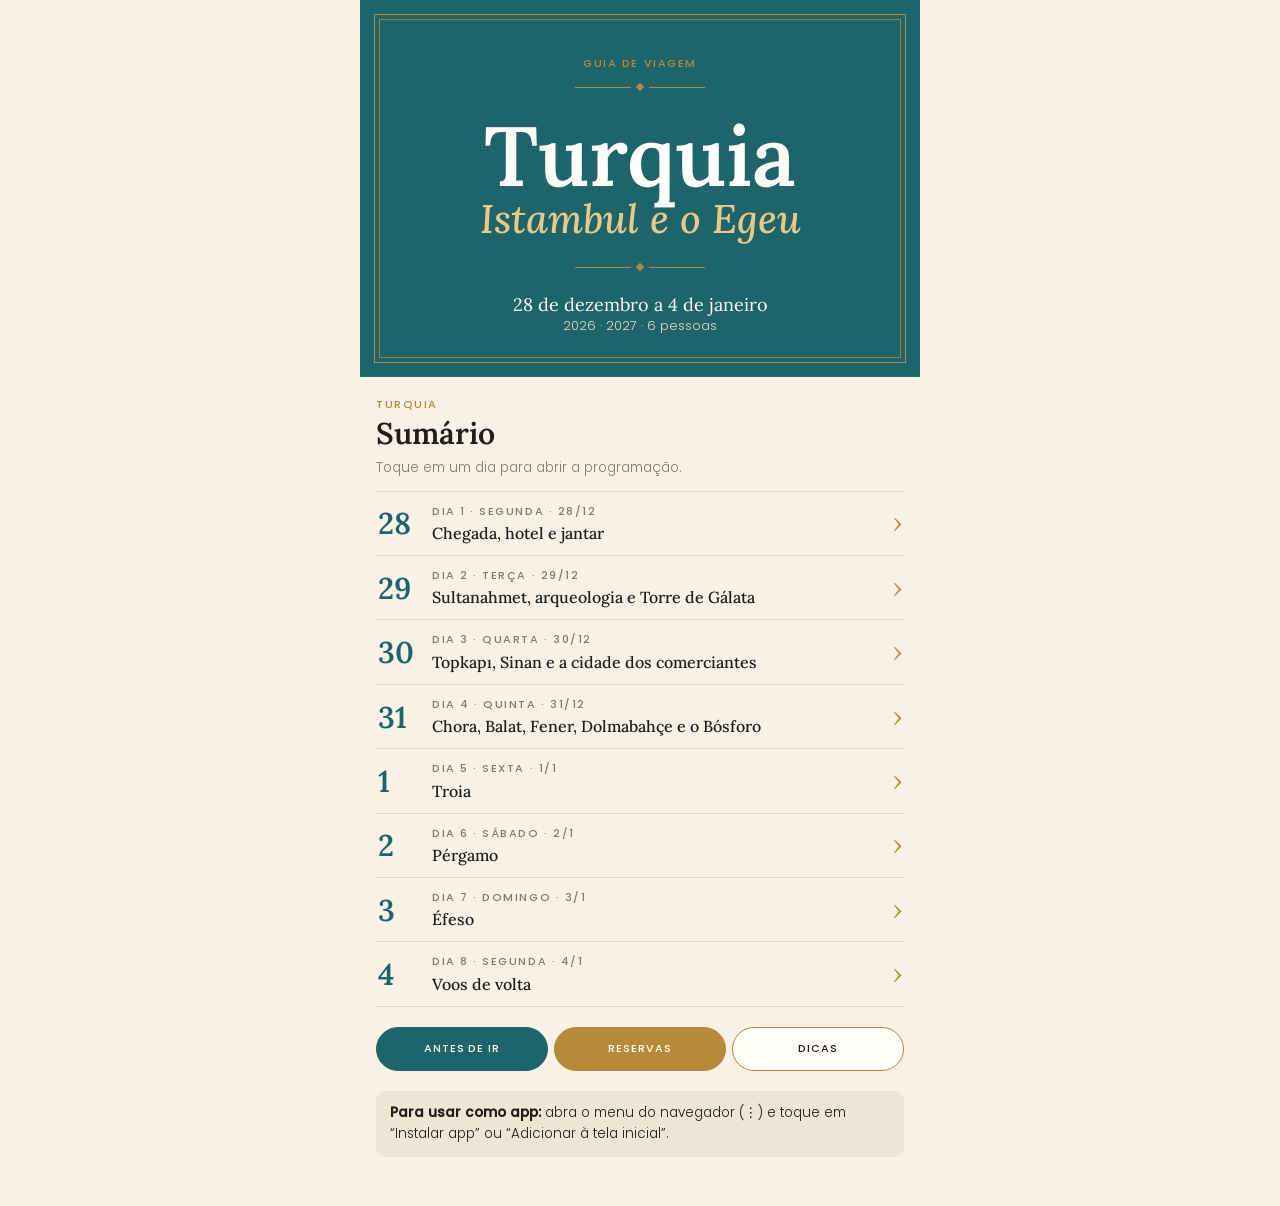
<file: index.html>
<!doctype html>
<html lang="pt-BR">
<head>
<meta charset="utf-8">
<meta name="viewport" content="width=device-width, initial-scale=1, viewport-fit=cover">
<title>Turquia</title>
<meta name="description" content="Roteiro histórico e arqueológico · 28 de dezembro de 2026 a 4 de janeiro de 2027">
<meta name="theme-color" content="#1E646B">
<meta name="color-scheme" content="light">
<meta name="apple-mobile-web-app-capable" content="yes">
<meta name="mobile-web-app-capable" content="yes">
<meta name="apple-mobile-web-app-status-bar-style" content="black-translucent">
<meta name="apple-mobile-web-app-title" content="Turquia">
<link rel="manifest" href="manifest.webmanifest">
<link rel="icon" href="icons/icon-192.png">
<link rel="apple-touch-icon" href="icons/apple-touch-icon.png">
<link rel="stylesheet" href="app.css">
</head>
<body>
<div class="topbar"><button id="voltar" aria-label="Voltar">‹</button><span id="titulo">Turquia</span><a id="casa" href="#inicio" aria-label="Sumário">☰</a></div>
<main>
<section class="pg home" id="p-inicio" data-title="Turquia">
<div class="cover">
  <div class="kick gold">Guia de viagem</div>
  <div class="orn"></div>
  <h1 class="roma">Turquia</h1>
  <div class="amore">Istambul e o Egeu</div>
  <div class="orn"></div>
  <div class="sub">28 de dezembro a 4 de janeiro</div>
  <div class="grp">2026 · 2027 · 6 pessoas</div>
</div>
<a id="hoje" class="btn gold big" href="#" hidden></a>
<div class="wrap">
  <div class="kick">Turquia</div>
  <h2 class="h">Sumário</h2>
  <p class="muted small">Toque em um dia para abrir a programação.</p>
  <nav class="days"><a class="dayrow" href="#dia1"><span class="num">28</span><span class="txt"><span class="kick muted">Dia 1 · Segunda · 28/12</span><span class="tt">Chegada, hotel e jantar</span></span><span class="chev">›</span></a><a class="dayrow" href="#dia2"><span class="num">29</span><span class="txt"><span class="kick muted">Dia 2 · Terça · 29/12</span><span class="tt">Sultanahmet, arqueologia e Torre de Gálata</span></span><span class="chev">›</span></a><a class="dayrow" href="#dia3"><span class="num">30</span><span class="txt"><span class="kick muted">Dia 3 · Quarta · 30/12</span><span class="tt">Topkapı, Sinan e a cidade dos comerciantes</span></span><span class="chev">›</span></a><a class="dayrow" href="#dia4"><span class="num">31</span><span class="txt"><span class="kick muted">Dia 4 · Quinta · 31/12</span><span class="tt">Chora, Balat, Fener, Dolmabahçe e o Bósforo</span></span><span class="chev">›</span></a><a class="dayrow" href="#dia5"><span class="num">1</span><span class="txt"><span class="kick muted">Dia 5 · Sexta · 1/1</span><span class="tt">Troia</span></span><span class="chev">›</span></a><a class="dayrow" href="#dia6"><span class="num">2</span><span class="txt"><span class="kick muted">Dia 6 · Sábado · 2/1</span><span class="tt">Pérgamo</span></span><span class="chev">›</span></a><a class="dayrow" href="#dia7"><span class="num">3</span><span class="txt"><span class="kick muted">Dia 7 · Domingo · 3/1</span><span class="tt">Éfeso</span></span><span class="chev">›</span></a><a class="dayrow" href="#dia8"><span class="num">4</span><span class="txt"><span class="kick muted">Dia 8 · Segunda · 4/1</span><span class="tt">Voos de volta</span></span><span class="chev">›</span></a></nav>
  <div class="btn3"><a class="btn" href="#checklist">Antes de ir</a><a class="btn gold" href="#reservas">Reservas</a><a class="btn line" href="#dicas">Dicas</a></div>
  <p id="instalar" class="tip" hidden></p>
</div>
<script>window.DATAS = {"dia1": "2026-12-28", "dia2": "2026-12-29", "dia3": "2026-12-30", "dia4": "2026-12-31", "dia5": "2027-01-01", "dia6": "2027-01-02", "dia7": "2027-01-03", "dia8": "2027-01-04"};</script></section><section class="pg " id="p-checklist" data-title="Antes de ir"><div class="wrap"><div class="kick">Preparativos</div><h2 class="h">Antes de ir</h2><hr><p class="muted small">Marque o que já foi feito: fica salvo neste celular.</p><div class="band">Reservar agora</div><label class="chk"><input type="checkbox" data-k="tq-e7ee19ba72"><span>Transfer do aeroporto de Istambul em 28/12. <a class="more" href="#dia1">Ver dia ›</a></span></label><label class="chk"><input type="checkbox" data-k="tq-eb213ac827"><span>Ingressos de Santa Sofia, Cisterna da Basílica e Topkapı com Harém. <a class="more" href="#dia2">Ver dia ›</a></span></label><label class="chk"><input type="checkbox" data-k="tq-3a0aee8cdd"><span>Torre de Gálata em 29/12, por volta das 17h, e jantar no Hamdi em 30/12, às 19h (ou manter 19h30 se já reservado). <a class="more" href="#dia2">Ver dia ›</a></span></label><label class="chk"><input type="checkbox" data-k="tq-4380e51d4d"><span>Ingressos de Dolmabahçe (Selamlık e Harém) para 31/12, às 14h. <a class="more" href="#dia4">Ver dia ›</a></span></label><label class="chk"><input type="checkbox" data-k="tq-6e724bd06b"><span>Barco privado em 31/12, das 16h15 às 17h30, de Beşiktaş a Karaköy. <a class="more" href="#dia4">Ver dia ›</a></span></label><label class="chk"><input type="checkbox" data-k="tq-88f2e18c43"><span>Jantar de réveillon. <a class="more" href="#dia4">Ver dia ›</a></span></label><label class="chk"><input type="checkbox" data-k="tq-b2547f40c0"><span>Van de 1 a 4/1: com motorista ou não, e taxa de devolução em Izmir. <a class="more" href="#dia5">Ver dia ›</a></span></label><label class="chk"><input type="checkbox" data-k="tq-33b403ce6c"><span>Hotel em Assos aberto em janeiro. <a class="more" href="#dia5">Ver dia ›</a></span></label><label class="chk"><input type="checkbox" data-k="tq-4f0dcd2a72"><span>Guias para Santa Sofia e Chora, e para Éfeso. <a class="more" href="#dia2">Ver dia ›</a></span></label><label class="chk"><input type="checkbox" data-k="tq-dac260f676"><span>Voos de 4/1 saindo de Izmir. <a class="more" href="#dia8">Ver dia ›</a></span></label><div class="band">Confirmar de 7 a 14 dias antes</div><label class="chk"><input type="checkbox" data-k="tq-5c8cae46bb"><span>Horário de inverno dos Museus Arqueológicos e situação do Museu do Antigo Oriente. <a class="more" href="#dia2">Ver dia ›</a></span></label><label class="chk"><input type="checkbox" data-k="tq-f91b8900f4"><span>Horários, ingresso e condições de visita à Torre de Gálata em 29/12. <a class="more" href="#dia2">Ver dia ›</a></span></label><label class="chk"><input type="checkbox" data-k="tq-e10eaecc76"><span>Troia aberta em 1/1. <a class="more" href="#dia5">Ver dia ›</a></span></label><label class="chk"><input type="checkbox" data-k="tq-1b02a1004e"><span>Teleférico de Pérgamo funcionando. <a class="more" href="#dia6">Ver dia ›</a></span></label><label class="chk"><input type="checkbox" data-k="tq-3707630509"><span>Obras em Éfeso. <a class="more" href="#dia7">Ver dia ›</a></span></label><label class="chk"><input type="checkbox" data-k="tq-5bc855a073"><span>Abertura da Casa da Virgem Maria às 8h, horário de inverno do Museu de Éfeso e restaurante em Şirince para 3/1. <a class="more" href="#dia7">Ver dia ›</a></span></label><label class="chk"><input type="checkbox" data-k="tq-c6853cb225"><span>Museum Pass Türkiye: o que cobre e o preço atual.</span></label></div></section><section class="pg " id="p-reservas" data-title="Reservas"><div class="wrap"><div class="kick">Reservas e ingressos</div><h2 class="h">Reservas e ingressos</h2><p class="muted small">Toque em um item para abrir o dia.</p><hr><a class="res" href="#dia1"><div class="rtop"><span class="rdate">28/12</span><span class="pill wine">A reservar</span></div><div class="rtt">Transfer do aeroporto de Istambul em 28/12.</div><span class="chev">›</span></a><a class="res" href="#dia2"><div class="rtop"><span class="rdate">29–30/12</span><span class="pill wine">A reservar</span></div><div class="rtt">Ingressos de Santa Sofia, Cisterna da Basílica e Topkapı com Harém.</div><span class="chev">›</span></a><a class="res" href="#dia2"><div class="rtop"><span class="rdate">29–30/12</span><span class="pill wine">A reservar</span></div><div class="rtt">Torre de Gálata em 29/12, por volta das 17h, e jantar no Hamdi em 30/12, às 19h (ou manter 19h30 se já reservado).</div><span class="chev">›</span></a><a class="res" href="#dia4"><div class="rtop"><span class="rdate">31/12</span><span class="pill wine">A reservar</span></div><div class="rtt">Ingressos de Dolmabahçe (Selamlık e Harém) para 31/12, às 14h.</div><span class="chev">›</span></a><a class="res" href="#dia4"><div class="rtop"><span class="rdate">31/12</span><span class="pill wine">A reservar</span></div><div class="rtt">Barco privado em 31/12, das 16h15 às 17h30, de Beşiktaş a Karaköy.</div><span class="chev">›</span></a><a class="res" href="#dia4"><div class="rtop"><span class="rdate">31/12</span><span class="pill wine">A reservar</span></div><div class="rtt">Jantar de réveillon.</div><span class="chev">›</span></a><a class="res" href="#dia5"><div class="rtop"><span class="rdate">1–4/1</span><span class="pill wine">A reservar</span></div><div class="rtt">Van de 1 a 4/1: com motorista ou não, e taxa de devolução em Izmir.</div><span class="chev">›</span></a><a class="res" href="#dia5"><div class="rtop"><span class="rdate">1/1</span><span class="pill wine">A reservar</span></div><div class="rtt">Hotel em Assos aberto em janeiro.</div><span class="chev">›</span></a><a class="res" href="#dia2"><div class="rtop"><span class="rdate">29/12 · 31/12 · 3/1</span><span class="pill wine">A reservar</span></div><div class="rtt">Guias para Santa Sofia e Chora, e para Éfeso.</div><span class="chev">›</span></a><a class="res" href="#dia8"><div class="rtop"><span class="rdate">4/1</span><span class="pill wine">A reservar</span></div><div class="rtt">Voos de 4/1 saindo de Izmir.</div><span class="chev">›</span></a><a class="res" href="#dia2"><div class="rtop"><span class="rdate">29/12</span><span class="pill gold">A confirmar</span></div><div class="rtt">Horário de inverno dos Museus Arqueológicos e situação do Museu do Antigo Oriente.</div><span class="chev">›</span></a><a class="res" href="#dia2"><div class="rtop"><span class="rdate">29/12</span><span class="pill gold">A confirmar</span></div><div class="rtt">Horários, ingresso e condições de visita à Torre de Gálata em 29/12.</div><span class="chev">›</span></a><a class="res" href="#dia5"><div class="rtop"><span class="rdate">1/1</span><span class="pill gold">A confirmar</span></div><div class="rtt">Troia aberta em 1/1.</div><span class="chev">›</span></a><a class="res" href="#dia6"><div class="rtop"><span class="rdate">2/1</span><span class="pill gold">A confirmar</span></div><div class="rtt">Teleférico de Pérgamo funcionando.</div><span class="chev">›</span></a><a class="res" href="#dia7"><div class="rtop"><span class="rdate">3/1</span><span class="pill gold">A confirmar</span></div><div class="rtt">Obras em Éfeso.</div><span class="chev">›</span></a><a class="res" href="#dia7"><div class="rtop"><span class="rdate">3/1</span><span class="pill gold">A confirmar</span></div><div class="rtt">Abertura da Casa da Virgem Maria às 8h, horário de inverno do Museu de Éfeso e restaurante em Şirince para 3/1.</div><span class="chev">›</span></a><div class="res"><div class="rtop"><span class="rdate">—</span><span class="pill gold">A confirmar</span></div><div class="rtt">Museum Pass Türkiye: o que cobre e o preço atual.</div></div></div></section><section class="pg " id="p-dicas" data-title="Dicas"><div class="wrap"><div class="kick">Lembretes</div><h2 class="h">Dicas da viagem</h2><hr><div class="band">Clima e roupa</div><p class="serif">Em Istambul faz de 5 a 12 °C, e no Egeu de 7 a 14 °C, com chuva frequente. Levem calçado impermeável com sola de borracha, capa de chuva e roupas em camadas. Nas mesquitas, lenço para o cabelo e calçado fácil de tirar. Os horários das orações mudam um pouco a cada dia; confira num app como o Namaz Vakti.</p><div class="band">Sobre os horários</div><p class="serif">28 de dezembro de 2026 a 4 de janeiro de 2027. Quatro dias em Istambul e quatro na costa do Egeu, de van, com volta por Izmir.</p><p class="serif">Todos os horários abaixo são locais da Turquia. Distâncias e tempos de deslocamento são estimativas de planejamento, não medições de navegação em tempo real. A base considerada em Istambul é Sultanahmet; o endereço do hotel, o trânsito, as filas e as pausas podem alterar os percursos. Reconfirmar os horários das atrações perto da viagem.</p><div class="band">Fontes para reconfirmação</div><p class="small muted">Consulta em 9 de novembro de 2026. Os horários futuros podem mudar. As distâncias deste roteiro são aproximações por localização e percurso, com margens de planejamento.</p><a class="res" href="https://galatakulesi.gov.tr/ziyaret" target="_blank" rel="noopener"><div class="rtt">Torre de Gálata</div><div class="muted small">página oficial de visita</div><span class="chev">›</span></a><a class="res" href="https://www.millisaraylar.gov.tr/Lokasyon/2/Topkapi-Sarayi?culture=en" target="_blank" rel="noopener"><div class="rtt">Topkapı</div><div class="muted small">Milli Saraylar, fechamento às terças</div><span class="chev">›</span></a><a class="res" href="https://www.turkishmuseums.com/museum/detail/2066-istanbul-arkeoloji-muzeleri/2066/4" target="_blank" rel="noopener"><div class="rtt">Museus Arqueológicos de Istambul</div><div class="muted small">Turkish Museums</div><span class="chev">›</span></a><a class="res" href="https://muze.gov.tr/muze-detay?distid=efm&amp;sectionid=efm01" target="_blank" rel="noopener"><div class="rtt">Museu de Éfeso</div><div class="muted small">Ministério da Cultura, horário consultado 8h30–17h30</div><span class="chev">›</span></a></div></section><section class="pg " id="p-dia1-pouso-em-istambul" data-title="Pouso em Istambul"><div class="wrap"><div class="kickrow"><div class="kick">Dia 1 · 28/12 · 17h</div></div><h2 class="h">Pouso em Istambul</h2><a class="nophoto" href="https://www.google.com/search?tbm=isch&amp;q=Istanbul+Airport+IST+Istanbul" target="_blank" rel="noopener"><span>Ver fotos ›</span></a><div class="btn2"><a class="btn" href="https://www.google.com/maps/search/?api=1&amp;query=Istanbul+Airport+IST" target="_blank" rel="noopener">Como chegar</a><a class="btn line" href="https://www.google.com/search?tbm=isch&amp;q=Istanbul+Airport+IST" target="_blank" rel="noopener">Mais fotos</a></div><div class="band">No roteiro</div><div class="serif"><p>Considerando que 17h seja o horário de chegada indicado na passagem, já se trata do horário turco. Não acrescentar novamente as duas horas de diferença em relação a Roma. Reservar cerca de 1h–1h30 para desembarque, imigração e retirada das malas.</p></div><a class="chip" href="#dia1">‹ Dia 28/12</a></div></section><section class="pg " id="p-dia1-transfer-e-chegada-ao-hotel" data-title="Transfer e chegada ao hotel"><div class="wrap"><div class="kickrow"><div class="kick">Dia 1 · 28/12 · 18h–19h30/20h30</div></div><h2 class="h">Transfer e chegada ao hotel</h2><a class="nophoto" href="https://www.google.com/search?tbm=isch&amp;q=Sultanahmet+Istanbul" target="_blank" rel="noopener"><span>Ver fotos ›</span></a><div class="btn2"><a class="btn" href="https://www.google.com/maps/search/?api=1&amp;query=Sultanahmet%2C+Istanbul" target="_blank" rel="noopener">Como chegar</a><a class="btn line" href="https://www.google.com/search?tbm=isch&amp;q=Sultanahmet" target="_blank" rel="noopener">Mais fotos</a></div><div class="band">No roteiro</div><div class="serif"><p>Para seis pessoas com bagagem, reservar van. IST → Sultanahmet: aproximadamente 45–50 km, com 1h–1h30 de carro; SAW → Sultanahmet: aproximadamente 45–55 km, com 1h15–2h, conforme trânsito e rota. A chegada ao hotel tende a ficar entre 19h e 20h30. Usar 19h30 como referência, com flexibilidade.</p></div><a class="chip" href="#dia1">‹ Dia 28/12</a></div></section><section class="pg " id="p-dia1-jantar-perto-do-hotel" data-title="Jantar perto do hotel"><div class="wrap"><div class="kickrow"><div class="kick">Dia 1 · 28/12 · 20h–21h30</div></div><h2 class="h">Jantar perto do hotel</h2><a class="nophoto" href="https://www.google.com/search?tbm=isch&amp;q=restaurantes+Sultanahmet+Istanbul+Istanbul" target="_blank" rel="noopener"><span>Ver fotos ›</span></a><div class="btn2"><a class="btn" href="https://www.google.com/maps/search/?api=1&amp;query=restaurantes+Sultanahmet+Istanbul" target="_blank" rel="noopener">Como chegar</a><a class="btn line" href="https://www.google.com/search?tbm=isch&amp;q=restaurantes+Sultanahmet+Istanbul" target="_blank" rel="noopener">Mais fotos</a></div><div class="band">No roteiro</div><div class="serif"><p>Depois do check-in, jantar em Sultanahmet, preferencialmente a 5–10 minutos a pé do hotel. Se o transfer atrasar, jantar mais tarde ou no próprio hotel. Noite de descanso, sem visitas nem deslocamento para Gálata.</p></div><a class="chip" href="#dia1">‹ Dia 28/12</a></div></section><section class="pg day" id="p-dia1" data-title="28/12 · Chegada, hotel e jantar"><header class="dayhead"><span class="big">28</span><div class="kick lgold">Dia 1 · Segunda · 28/12</div><h2>Chegada, hotel e jantar</h2><span class="bar"></span></header><div class="wrap"><div class="kick muted">Roma → Istambul</div><a class="btn wide" href="https://www.google.com/maps/dir/?api=1&amp;origin=Istanbul+Airport&amp;destination=Sultanahmet%2C+Istanbul&amp;travelmode=driving" target="_blank" rel="noopener">Mapa do percurso do dia</a><ol class="tl"><li class="it"><a class="row" href="#dia1-pouso-em-istambul"><span class="hora g">17h</span><span class="dot ref"></span><span class="body"><span class="ttl">Pouso em Istambul</span><span class="nota">Considerando que 17h seja o horário de chegada indicado na passagem, já se trata do horário turco.</span></span><span class=chev>›</span></a></li><li class="it"><a class="row" href="#dia1-transfer-e-chegada-ao-hotel"><span class="hora g">18h–19h30/20h30</span><span class="dot ref"></span><span class="body"><span class="ttl">Transfer e chegada ao hotel</span><span class="nota">Para seis pessoas com bagagem, reservar van.</span></span><span class=chev>›</span></a></li><li class="it"><a class="row" href="#dia1-jantar-perto-do-hotel"><span class="hora g">20h–21h30</span><span class="dot refeicao"></span><span class="body"><span class="ttl">Jantar perto do hotel</span><span class="nota">Depois do check-in, jantar em Sultanahmet, preferencialmente a 5–10 minutos a pé do hotel.</span></span><span class=chev>›</span></a></li></ol><nav class="pn"><span></span><a class="chip" href="#inicio">Sumário</a><a class="chip" href="#dia2">29/12 ›</a></nav></div></section><section class="pg " id="p-dia2-almoco-na-regiao-da-rua-yerebatan" data-title="Almoço na região da Rua Yerebatan"><div class="wrap"><div class="kickrow"><div class="kick">Dia 2 · 29/12 · 12h30–13h30</div></div><h2 class="h">Almoço na região da Rua Yerebatan</h2><a class="nophoto" href="https://www.google.com/search?tbm=isch&amp;q=restaurantes+Yerebatan+Caddesi+Alemdar+Istanbul+Istanbul" target="_blank" rel="noopener"><span>Ver fotos ›</span></a><div class="btn2"><a class="btn" href="https://www.google.com/maps/search/?api=1&amp;query=restaurantes+Yerebatan+Caddesi+Alemdar+Istanbul" target="_blank" rel="noopener">Como chegar</a><a class="btn line" href="https://www.google.com/search?tbm=isch&amp;q=restaurantes+Yerebatan+Caddesi+Alemdar+Istanbul" target="_blank" rel="noopener">Mais fotos</a></div><div class="band">No roteiro</div><div class="serif"><p>Almoço com calma perto da cisterna. Escolher um restaurante no eixo Yerebatan–Alemdar para continuar em direção aos museus. Deslocamento para o restaurante: aproximadamente 100–300 m, 3–5 minutos a pé.</p></div><a class="chip" href="#dia2">‹ Dia 29/12</a></div></section><section class="pg " id="p-dia2-jantar-em-beyoglu" data-title="Jantar em Beyoğlu"><div class="wrap"><div class="kickrow"><div class="kick">Dia 2 · 29/12 · 19h30–20h30</div></div><h2 class="h">Jantar em Beyoğlu</h2><a class="nophoto" href="https://www.google.com/search?tbm=isch&amp;q=restaurantes+T%C3%BCnel+Beyo%C4%9Flu+Istanbul+Istanbul" target="_blank" rel="noopener"><span>Ver fotos ›</span></a><div class="btn2"><a class="btn" href="https://www.google.com/maps/search/?api=1&amp;query=restaurantes+T%C3%BCnel+Beyo%C4%9Flu+Istanbul" target="_blank" rel="noopener">Como chegar</a><a class="btn line" href="https://www.google.com/search?tbm=isch&amp;q=restaurantes+T%C3%BCnel+Beyo%C4%9Flu+Istanbul" target="_blank" rel="noopener">Mais fotos</a></div><div class="band">No roteiro</div><div class="serif"><p>Jantar na região de Tünel/İstiklal, perto de onde o passeio terminar. Depois, voltar ao hotel em Sultanahmet: aproximadamente 5–7 km de carro, 20–45 minutos conforme trânsito. Para seis pessoas, combinar van ou dois táxis.</p></div><a class="chip" href="#dia2">‹ Dia 29/12</a></div></section><section class="pg day" id="p-dia2" data-title="29/12 · Sultanahmet, arqueologia e Torre de Gálata"><header class="dayhead"><span class="big">29</span><div class="kick lgold">Dia 2 · Terça · 29/12</div><h2>Sultanahmet, arqueologia e Torre de Gálata</h2><span class="bar"></span></header><div class="wrap"><div class="kick muted">Istambul</div><p class="lead">Percurso: Santa Sofia → Mesquita Azul → Cisterna da Basílica → almoço → Museus Arqueológicos → Gálata → Galip Dede e İstiklal. Os museus ficam antes da travessia do Corno de Ouro. Topkapı permanece na quarta-feira, pois fecha às terças.</p><a class="btn wide" href="https://www.google.com/maps/dir/?api=1&amp;origin=Hagia+Sophia%2C+Istanbul&amp;destination=Istiklal+Avenue%2C+Istanbul&amp;waypoints=Blue+Mosque%2C+Istanbul%7CBasilica+Cistern%2C+Istanbul%7CIstanbul+Archaeological+Museums%7CGalata+Tower%2C+Istanbul&amp;travelmode=walking" target="_blank" rel="noopener">Mapa do percurso do dia</a><ol class="tl"><li class="it"><a class="row" href="#santa-sofia"><span class="hora g">9h–10h15</span><span class="dot ref"></span><span class="body"><span class="ttl">Santa Sofia</span><span class="nota">Chegar por volta das 8h45 para segurança e fila.</span></span><span class=chev>›</span></a></li><li class="it"><div class="row"><span class="hora"></span><span class="dot"></span><span class="body"><span class="ttl2">Deslocamento</span><span class="nota">Até a Mesquita Azul: cerca de 400–600 m, 10–15 minutos a pé, conforme os portões de acesso.</span></span></div></li><li class="it"><a class="row" href="#mesquita-azul"><span class="hora g">10h30–11h10</span><span class="dot ref"></span><span class="body"><span class="ttl">Mesquita Azul</span><span class="nota">Visita ao interior e ao pátio, observando os azulejos, a iluminação e o espaço de oração.</span></span><span class=chev>›</span></a></li><li class="it"><div class="row"><span class="hora"></span><span class="dot"></span><span class="body"><span class="ttl2">Deslocamento</span><span class="nota">Até a cisterna: cerca de 500–700 m, 10–15 minutos a pé.</span></span></div></li><li class="it"><a class="row" href="#cisterna"><span class="hora g">11h25–12h20</span><span class="dot ref"></span><span class="body"><span class="ttl">Cisterna da Basílica</span><span class="nota">A visita leva cerca de cinquenta minutos, incluindo o percurso entre as colunas e as duas cabeças de Medusa.</span></span><span class=chev>›</span></a></li><li class="it"><a class="row" href="#dia2-almoco-na-regiao-da-rua-yerebatan"><span class="hora g">12h30–13h30</span><span class="dot refeicao"></span><span class="body"><span class="ttl">Almoço na região da Rua Yerebatan</span><span class="nota">Almoço com calma perto da cisterna.</span></span><span class=chev>›</span></a></li><li class="it"><div class="row"><span class="hora"></span><span class="dot"></span><span class="body"><span class="ttl2">Deslocamento</span><span class="nota">Restaurante → Museus Arqueológicos: aproximadamente 700–900 m, 15 minutos a pé, com subida na chegada.</span></span></div></li><li class="it"><a class="row" href="#museus-arqueologicos"><span class="hora g">13h45–16h15</span><span class="dot ref"></span><span class="body"><span class="ttl">Museus Arqueológicos de Istambul</span><span class="nota">Reservar 2h30.</span></span><span class=chev>›</span></a></li><li class="it"><a class="row" href="https://www.google.com/maps/search/?api=1&amp;query=Karak%C3%B6y+tram+station%2C+Istanbul" target="_blank" rel="noopener"><span class="hora">16h15–17h</span><span class="dot"></span><span class="body"><span class="ttl2">Deslocamento para Gálata</span><span class="nota">Caminhar até a parada Gülhane, tomar o bonde T1 no sentido Kabataş e descer em Karaköy. De lá, subir a pé até a torre: aproximadamente 600–800 m, 15–20 minutos em ladeira. Reservar 40–45 minutos para o conjunto, incluindo espera. Para poupar a subida, usar transporte até uma rua acessível próxima à torre; o tempo dependerá do trânsito. Não há visita à Estação Sirkeci.</span></span><span class=legin>Mapa ›</span></a></li><li class="it"><a class="row" href="#torre-galata"><span class="hora g">17h–18h</span><span class="dot ref"></span><span class="body"><span class="ttl">Torre de Gálata</span><span class="nota">Subir à torre para observar o Corno de Ouro, a península histórica e o Bósforo na transição para a noite.</span></span><span class=chev>›</span></a></li><li class="it"><a class="row" href="#istiklal"><span class="hora g">18h15–19h15</span><span class="dot refeicao"></span><span class="body"><span class="ttl">Café, Galip Dede e Rua İstiklal</span><span class="nota">Subir pela Galip Dede Caddesi em direção a Tünel e ao início da İstiklal:</span></span><span class=chev>›</span></a></li><li class="it"><a class="row" href="#dia2-jantar-em-beyoglu"><span class="hora g">19h30–20h30</span><span class="dot refeicao"></span><span class="body"><span class="ttl">Jantar em Beyoğlu</span><span class="nota">Jantar na região de Tünel/İstiklal, perto de onde o passeio terminar.</span></span><span class=chev>›</span></a></li></ol><p class="small muted" style="margin-top:14px"><i>Caminhada estimada do dia: 5–7 km incluindo parte dos percursos internos e as lojas, usando o T1 na travessia. Fazer todo o trecho museus → torre a pé acrescentaria esforço: são aproximadamente 2,5–3 km, com subida ao final.</i></p><nav class="pn"><a class="chip" href="#dia1">‹ 28/12</a><a class="chip" href="#inicio">Sumário</a><a class="chip" href="#dia3">30/12 ›</a></nav></div></section><section class="pg " id="p-dia3-almoco-em-sultanahmet" data-title="Almoço em Sultanahmet"><div class="wrap"><div class="kickrow"><div class="kick">Dia 3 · 30/12 · 13h–14h</div></div><h2 class="h">Almoço em Sultanahmet</h2><a class="nophoto" href="https://www.google.com/search?tbm=isch&amp;q=restaurantes+Divanyolu+Caddesi+Istanbul+Istanbul" target="_blank" rel="noopener"><span>Ver fotos ›</span></a><div class="btn2"><a class="btn" href="https://www.google.com/maps/search/?api=1&amp;query=restaurantes+Divanyolu+Caddesi+Istanbul" target="_blank" rel="noopener">Como chegar</a><a class="btn line" href="https://www.google.com/search?tbm=isch&amp;q=restaurantes+Divanyolu+Caddesi+Istanbul" target="_blank" rel="noopener">Mais fotos</a></div><div class="band">No roteiro</div><div class="serif"><p>Sair pelo portão imperial e almoçar no eixo da Divanyolu. Prever cerca de 10 minutos a pé desde Santa Irene, conforme o restaurante, e uma pausa de aproximadamente 50 minutos.</p></div><a class="chip" href="#dia3">‹ Dia 30/12</a></div></section><section class="pg " id="p-dia3-jantar-no-hamdi-de-eminonu" data-title="Jantar no Hamdi de Eminönü"><div class="wrap"><div class="kickrow"><div class="kick">Dia 3 · 30/12 · 19h–20h15</div></div><h2 class="h">Jantar no Hamdi de Eminönü</h2><a class="nophoto" href="https://www.google.com/search?tbm=isch&amp;q=Hamdi+Restaurant+Emin%C3%B6n%C3%BC+Istanbul" target="_blank" rel="noopener"><span>Ver fotos ›</span></a><div class="btn2"><a class="btn" href="https://www.google.com/maps/search/?api=1&amp;query=Hamdi+Restaurant+Emin%C3%B6n%C3%BC%2C+Istanbul" target="_blank" rel="noopener">Como chegar</a><a class="btn line" href="https://www.google.com/search?tbm=isch&amp;q=Hamdi+Restaurant+Emin%C3%B6n%C3%BC" target="_blank" rel="noopener">Mais fotos</a></div><div class="band">No roteiro</div><div class="serif"><p>Reservar a unidade ao lado do bazar e pedir mesa com vista. Caminhada de aproximadamente 100–200 m, 3–5 minutos. Se já houver reserva às 19h30, mantê-la e prolongar a pausa para café. Retorno a Sultanahmet: cerca de 2–3 km; reservar 15–30 minutos com transporte, conforme trânsito ou espera do T1.</p></div><a class="chip" href="#dia3">‹ Dia 30/12</a></div></section><section class="pg day" id="p-dia3" data-title="30/12 · Topkapı, Sinan e a cidade dos comerciantes"><header class="dayhead"><span class="big">30</span><div class="kick lgold">Dia 3 · Quarta · 30/12</div><h2>Topkapı, Sinan e a cidade dos comerciantes</h2><span class="bar"></span></header><div class="wrap"><div class="kick muted">Istambul</div><p class="lead">Percurso: Topkapı e Santa Irene → almoço em Sultanahmet → Grande Bazar → Süleymaniye → Bazar das Especiarias → jantar no Hamdi. O caminho avança para oeste e depois desce para Eminönü.</p><a class="btn wide" href="https://www.google.com/maps/dir/?api=1&amp;origin=Topkapi+Palace%2C+Istanbul&amp;destination=Hamdi+Restaurant+Emin%C3%B6n%C3%BC&amp;waypoints=Hagia+Irene%2C+Istanbul%7CGrand+Bazaar+Nuruosmaniye+Gate%2C+Istanbul%7CS%C3%BCleymaniye+Mosque%2C+Istanbul%7CSpice+Bazaar%2C+Istanbul&amp;travelmode=walking" target="_blank" rel="noopener">Mapa do percurso do dia</a><ol class="tl"><li class="it"><a class="row" href="#topkapi"><span class="hora g">8h40</span><span class="dot ref"></span><span class="body"><span class="ttl">Chegada ao Palácio Topkapı</span><span class="nota">Chegue antes da abertura, às 9h, com ingresso que inclua o Harém e Santa Irene.</span></span><span class=chev>›</span></a></li><li class="it"><a class="row" href="#topkapi"><span class="hora g">9h–12h30</span><span class="dot ref"></span><span class="body"><span class="ttl">Topkapı com Harém</span><span class="nota">Comece pelo Harém e siga pelas salas do governo, pelo Tesouro, pelas Relíquias Sagradas e pelos pátios e terraços.</span></span><span class=chev>›</span></a></li><li class="it"><a class="row" href="#santa-irene"><span class="hora g">12h30</span><span class="dot ref"></span><span class="body"><span class="ttl">Santa Irene</span><span class="nota">No primeiro pátio do complexo, uma igreja bizantina muito diferente da Santa Sofia.</span></span><span class=chev>›</span></a></li><li class="it"><a class="row" href="#dia3-almoco-em-sultanahmet"><span class="hora g">13h–14h</span><span class="dot refeicao"></span><span class="body"><span class="ttl">Almoço em Sultanahmet</span><span class="nota">Sair pelo portão imperial e almoçar no eixo da Divanyolu.</span></span><span class=chev>›</span></a></li><li class="it"><a class="row" href="https://www.google.com/maps/search/?api=1&amp;query=Column+of+Constantine+%C3%87emberlita%C5%9F%2C+Istanbul" target="_blank" rel="noopener"><span class="hora">14h–14h30</span><span class="dot"></span><span class="body"><span class="ttl2">Caminhada até o Grande Bazar</span><span class="nota">Seguir pela Divanyolu até a entrada de Nuruosmaniye. Conforme o restaurante, são aproximadamente 1–1,3 km, 20–30 minutos. A via acompanha parte do antigo eixo cerimonial de Constantinopla e passa pela Coluna de Constantino.</span></span><span class=legin>Mapa ›</span></a></li><li class="it"><a class="row" href="#grande-bazar"><span class="hora g">14h30–15h30</span><span class="dot ref"></span><span class="body"><span class="ttl">Grande Bazar</span><span class="nota">Percorrer as galerias, escolhendo lojas de cerâmica, tecidos, joias ou antiguidades.</span></span><span class=chev>›</span></a></li><li class="it"><div class="row"><span class="hora"></span><span class="dot"></span><span class="body"><span class="ttl2">Deslocamento</span><span class="nota">Beyazıt → Süleymaniye: aproximadamente 800 m–1 km, 15–20 minutos a pé.</span></span></div></li><li class="it"><a class="row" href="#suleymaniye"><span class="hora g">15h50–16h40</span><span class="dot ref"></span><span class="body"><span class="ttl">Mesquita Süleymaniye</span><span class="nota">Começar pelo pátio e pelo terraço com vista para o Corno de Ouro;</span></span><span class=chev>›</span></a></li><li class="it"><div class="row"><span class="hora">16h40–17h</span><span class="dot"></span><span class="body"><span class="ttl2">Descida para Eminönü</span><span class="nota">Seguir pelas ruas comerciais até o Bazar das Especiarias: aproximadamente 900 m–1,1 km, 20 minutos a pé, predominantemente em descida. Com piso molhado, caminhar com cuidado e prever alguns minutos extras.</span></span></div></li><li class="it"><a class="row" href="#bazar-especiarias"><span class="hora g">17h–18h45</span><span class="dot ref"></span><span class="body"><span class="ttl">Bazar das Especiarias e ruas de Eminönü</span><span class="nota">Tempo para compras, ruas comerciais e uma pausa para café.</span></span><span class=chev>›</span></a></li><li class="it"><a class="row" href="#dia3-jantar-no-hamdi-de-eminonu"><span class="hora g">19h–20h15</span><span class="dot refeicao"></span><span class="body"><span class="ttl">Jantar no Hamdi de Eminönü</span><span class="nota">Reservar a unidade ao lado do bazar e pedir mesa com vista.</span></span><span class=chev>›</span></a></li></ol><p class="small muted" style="margin-top:14px"><i>Caminhada estimada: 7–9 km no dia, incluindo Topkapı e o interior dos bazares. O trecho urbano entre o complexo do palácio e Eminönü soma aproximadamente 3,5–4 km; a circulação dentro das atrações varia bastante.</i></p><nav class="pn"><a class="chip" href="#dia2">‹ 29/12</a><a class="chip" href="#inicio">Sumário</a><a class="chip" href="#dia4">31/12 ›</a></nav></div></section><section class="pg " id="p-dia4-volta-ao-hotel-e-reveillon" data-title="Volta ao hotel e réveillon"><div class="wrap"><div class="kickrow"><div class="kick">Dia 4 · 31/12 · 18h</div></div><h2 class="h">Volta ao hotel e réveillon</h2><a class="nophoto" href="https://www.google.com/search?tbm=isch&amp;q=Volta+ao+hotel+e+r%C3%A9veillon+Istanbul" target="_blank" rel="noopener"><span>Ver fotos ›</span></a><div class="btn2"></div><div class="band">No roteiro</div><div class="serif"><p>Evite a İstiklal e Taksim depois das 17h, por causa da lotação e dos bloqueios. Os fogos principais são vistos do Bósforo, em Ortaköy. O jantar de réveillon precisa estar reservado: quase todos os restaurantes têm menu fechado e lotam.</p></div><a class="chip" href="#dia4">‹ Dia 31/12</a></div></section><section class="pg day" id="p-dia4" data-title="31/12 · Chora, Balat, Fener, Dolmabahçe e o Bósforo"><header class="dayhead"><span class="big">31</span><div class="kick lgold">Dia 4 · Quinta · 31/12</div><h2>Chora, Balat, Fener, Dolmabahçe e o Bósforo</h2><span class="bar"></span></header><div class="wrap"><div class="kick muted">Istambul</div><p class="lead">A manhã fica na Constantinopla cristã e a tarde no Bósforo, com volta ao hotel às 18h, a tempo do réveillon. Beylerbey é visto do barco: é um palácio do século XIX do mesmo estilo de Dolmabahçe.</p><a class="btn wide" href="https://www.google.com/maps/dir/?api=1&amp;origin=Chora+Church+Kariye+Mosque%2C+Istanbul&amp;destination=Dolmabah%C3%A7e+Palace%2C+Istanbul&amp;waypoints=Tekfur+Palace%2C+Istanbul%7CBulgarian+St.+Stephen+Church%2C+Istanbul%7CEcumenical+Patriarchate+of+Constantinople&amp;travelmode=driving" target="_blank" rel="noopener">Mapa do percurso do dia</a><ol class="tl"><li class="it"><a class="row" href="https://www.google.com/maps/search/?api=1&amp;query=Chora+Church+Kariye+Mosque%2C+Istanbul" target="_blank" rel="noopener"><span class="hora">8h30</span><span class="dot"></span><span class="body"><span class="ttl2">Táxi até Chora</span><span class="nota">Comece pelo ponto mais afastado do roteiro: Chora, hoje Kariye Camii, na região de Edirnekapı.</span></span><span class=legin>Mapa ›</span></a></li><li class="it"><a class="row" href="#chora"><span class="hora g">9h–10h15</span><span class="dot ref"></span><span class="body"><span class="ttl">Chora</span><span class="nota">Observe os mosaicos e afrescos acessíveis, especialmente os ciclos da vida de Maria e de Cristo e a Anástasis, com Cristo retirando Adão e Eva dos túmulos.</span></span><span class=chev>›</span></a></li><li class="it"><a class="row" href="#balat"><span class="hora g">10h15–11h30</span><span class="dot ref"></span><span class="body"><span class="ttl">Descida a pé por Balat</span><span class="nota">Desça em direção ao Corno de Ouro, passando pelo exterior de Tekfur Sarayı e das muralhas.</span></span><span class=chev>›</span></a></li><li class="it"><a class="row" href="#patriarcado"><span class="hora g">11h45</span><span class="dot ref"></span><span class="body"><span class="ttl">Patriarcado Ecumênico e Igreja de São Jorge</span><span class="nota">A continuidade viva do cristianismo ortodoxo na antiga Constantinopla.</span></span><span class=chev>›</span></a></li><li class="it"><a class="row" href="https://www.google.com/maps/search/?api=1&amp;query=restaurantes+Fener+Istanbul" target="_blank" rel="noopener"><span class="hora">12h15</span><span class="dot refeicao"></span><span class="body"><span class="ttl2">Almoço em Fener</span></span><span class=legin>Mapa ›</span></a></li><li class="it"><a class="row" href="https://www.google.com/maps/search/?api=1&amp;query=Dolmabah%C3%A7e+Palace%2C+Istanbul" target="_blank" rel="noopener"><span class="hora">13h15</span><span class="dot"></span><span class="body"><span class="ttl2">Táxi até Dolmabahçe</span><span class="nota"></span></span><span class=legin>Mapa ›</span></a></li><li class="it"><a class="row" href="#dolmabahce"><span class="hora g">14h–16h</span><span class="dot ref"></span><span class="body"><span class="ttl">Palácio Dolmabahçe</span><span class="nota">O palácio do século XIX para onde a corte se mudou ao deixar o Topkapı.</span></span><span class=chev>›</span></a></li><li class="it"><a class="row" href="#bosforo"><span class="hora g">16h15–17h30</span><span class="dot ref"></span><span class="body"><span class="ttl">Barco privado pelo Bósforo</span><span class="nota">Um barco privado para o grupo sai de Beşiktaş, ao lado do palácio, sobe o Bósforo passando por Beylerbey, Ortaköy e a Fortaleza de Rumeli, e volta com o pôr do…</span></span><span class=chev>›</span></a></li><li class="it"><a class="row" href="#dia4-volta-ao-hotel-e-reveillon"><span class="hora g">18h</span><span class="dot ref"></span><span class="body"><span class="ttl">Volta ao hotel e réveillon</span><span class="nota">Evite a İstiklal e Taksim depois das 17h, por causa da lotação e dos bloqueios.</span></span><span class=chev>›</span></a></li></ol><nav class="pn"><a class="chip" href="#dia3">‹ 30/12</a><a class="chip" href="#inicio">Sumário</a><a class="chip" href="#dia5">1/1 ›</a></nav></div></section><section class="pg day" id="p-dia5" data-title="1/1 · Troia"><header class="dayhead"><span class="big">1</span><div class="kick lgold">Dia 5 · Sexta · 1/1</div><h2>Troia</h2><span class="bar"></span></header><div class="wrap"><div class="kick muted">Istambul → Troia → Assos</div><p class="lead">O 1º de janeiro é feriado civil, e a saída de Istambul costuma estar vazia. Confirme antes que Troia abre nesse dia.</p><a class="btn wide" href="https://www.google.com/maps/dir/?api=1&amp;origin=Sultanahmet%2C+Istanbul&amp;destination=Behramkale%2C+Assos&amp;waypoints=Troy+Museum%2C+Tevfikiye%7CTroy+Ancient+City&amp;travelmode=driving" target="_blank" rel="noopener">Mapa do percurso do dia</a><ol class="tl"><li class="it"><a class="row" href="https://www.google.com/maps/search/?api=1&amp;query=1915+%C3%87anakkale+Bridge" target="_blank" rel="noopener"><span class="hora">9h</span><span class="dot"></span><span class="body"><span class="ttl2">Saída de Istambul de van</span><span class="nota">Cerca de 300 km pela ponte Çanakkale 1915, com pedágios na rodovia e na ponte. Com uma parada, são de 4h a 4h30 de estrada.</span></span><span class=legin>Mapa ›</span></a></li><li class="it"><a class="row" href="https://www.google.com/maps/search/?api=1&amp;query=Tevfikiye%2C+%C3%87anakkale" target="_blank" rel="noopener"><span class="hora">13h30</span><span class="dot refeicao"></span><span class="body"><span class="ttl2">Chegada em Troia e almoço rápido</span></span><span class=legin>Mapa ›</span></a></li><li class="it"><a class="row" href="#museu-troia"><span class="hora g">14h</span><span class="dot ref"></span><span class="body"><span class="ttl">Museu de Troia</span><span class="nota">O museu fica a cerca de 1 km da entrada do sítio.</span></span><span class=chev>›</span></a></li><li class="it"><a class="row" href="#troia"><span class="hora g">15h20</span><span class="dot ref"></span><span class="body"><span class="ttl">Sítio arqueológico de Troia</span><span class="nota">Percorra o sítio com a luz baixa da tarde, até o fechamento.</span></span><span class=chev>›</span></a></li><li class="it"><a class="row" href="#assos"><span class="hora">17h</span><span class="dot"></span><span class="body"><span class="ttl2">Saída para Assos</span><span class="nota">São 65 km, cerca de 1 hora; a chegada será no escuro. Confirme o hotel com antecedência: muitos hotéis do porto de Assos fecham no inverno. Se ainda houver luz, o Templo de Atena, no alto da vila de Behramkale, tem vista para a ilha de Lesbos.</span></span><span class=chev>›</span></a></li></ol><nav class="pn"><a class="chip" href="#dia4">‹ 31/12</a><a class="chip" href="#inicio">Sumário</a><a class="chip" href="#dia6">2/1 ›</a></nav></div></section><section class="pg day" id="p-dia6" data-title="2/1 · Pérgamo"><header class="dayhead"><span class="big">2</span><div class="kick lgold">Dia 6 · Sábado · 2/1</div><h2>Pérgamo</h2><span class="bar"></span></header><div class="wrap"><div class="kick muted">Assos → Pérgamo → Selçuk</div><p class="lead">Pérgamo reúne arquitetura monumental, religião antiga e um grande santuário de cura. A cidade atual chama-se Bergama, e as visitas se distribuem por quatro lugares. Saindo às 8h, dá para ver tudo antes de os sítios fecharem, por volta das 17h.</p><a class="btn wide" href="https://www.google.com/maps/dir/?api=1&amp;origin=Behramkale%2C+Assos&amp;destination=Sel%C3%A7uk%2C+%C4%B0zmir&amp;waypoints=Pergamon+Acropolis%2C+Bergama%7CRed+Basilica%2C+Bergama%7CAsclepieion+of+Pergamon%7CBergama+Archaeological+Museum&amp;travelmode=driving" target="_blank" rel="noopener">Mapa do percurso do dia</a><ol class="tl"><li class="it"><div class="row"><span class="hora">8h</span><span class="dot"></span><span class="body"><span class="ttl2">Saída de Assos</span><span class="nota">Cerca de 2h30 pela costa, via Edremit e Ayvalık.</span></span></div></li><li class="it"><a class="row" href="#pergamo-acropole"><span class="hora g">10h30–12h45</span><span class="dot ref"></span><span class="body"><span class="ttl">A Acrópole</span><span class="nota">A cidade antiga no alto da colina, com templos, palácios e espaços públicos em terraços.</span></span><span class=chev>›</span></a></li><li class="it"><a class="row" href="https://www.google.com/maps/search/?api=1&amp;query=restaurantes+Bergama" target="_blank" rel="noopener"><span class="hora">13h</span><span class="dot refeicao"></span><span class="body"><span class="ttl2">Almoço em Bergama</span></span><span class=legin>Mapa ›</span></a></li><li class="it"><a class="row" href="#basilica-vermelha"><span class="hora g">14h</span><span class="dot ref"></span><span class="body"><span class="ttl">Basílica Vermelha (Kızıl Avlu)</span><span class="nota">Um enorme edifício romano de tijolos vermelhos, originalmente um templo dedicado a divindades egípcias, conhecido como templo de Serápis.</span></span><span class=chev>›</span></a></li><li class="it"><a class="row" href="#asclepieion"><span class="hora g">14h45–16h15</span><span class="dot ref"></span><span class="body"><span class="ttl">O Asclepieion</span><span class="nota">O santuário de Asclépio, deus da cura, que recebia pessoas em busca de tratamento.</span></span><span class=chev>›</span></a></li><li class="it"><a class="row" href="#museu-bergama"><span class="hora g">16h20</span><span class="dot ref"></span><span class="body"><span class="ttl">Museu Arqueológico de Bergama</span><span class="nota">Reúne peças das escavações da acrópole, do Asclepieion e de outros sítios da região.</span></span><span class=chev>›</span></a></li><li class="it"><a class="row" href="https://www.google.com/maps/search/?api=1&amp;query=Sel%C3%A7uk%2C+%C4%B0zmir" target="_blank" rel="noopener"><span class="hora">17h</span><span class="dot"></span><span class="body"><span class="ttl2">Saída para Selçuk</span><span class="nota">Cerca de 190 km, com pedágios; chegada por volta das 19h15.</span></span><span class=legin>Mapa ›</span></a></li></ol><nav class="pn"><a class="chip" href="#dia5">‹ 1/1</a><a class="chip" href="#inicio">Sumário</a><a class="chip" href="#dia7">3/1 ›</a></nav></div></section><section class="pg " id="p-dia7-almoco-em-selcuk" data-title="Almoço em Selçuk"><div class="wrap"><div class="kickrow"><div class="kick">Dia 7 · 3/1 · 13h20–14h20</div></div><h2 class="h">Almoço em Selçuk</h2><a class="nophoto" href="https://www.google.com/search?tbm=isch&amp;q=restaurantes+Sel%C3%A7uk+%C4%B0zmir+Turkey" target="_blank" rel="noopener"><span>Ver fotos ›</span></a><div class="btn2"><a class="btn" href="https://www.google.com/maps/search/?api=1&amp;query=restaurantes+Sel%C3%A7uk+%C4%B0zmir" target="_blank" rel="noopener">Como chegar</a><a class="btn line" href="https://www.google.com/search?tbm=isch&amp;q=restaurantes+Sel%C3%A7uk+%C4%B0zmir" target="_blank" rel="noopener">Mais fotos</a></div><div class="band">No roteiro</div><div class="serif"><p>Uma hora de almoço no centro, já contando a saída do sítio e o encontro com a van no bloco anterior. Após a refeição, seguir para a Basílica de São João: aproximadamente 500 m–1 km, 10–15 minutos a pé, com subida, ou um trajeto curto de van.</p></div><a class="chip" href="#dia7">‹ Dia 3/1</a></div></section><section class="pg day" id="p-dia7" data-title="3/1 · Éfeso"><header class="dayhead"><span class="big">3</span><div class="kick lgold">Dia 7 · Domingo · 3/1</div><h2>Éfeso</h2><span class="bar"></span></header><div class="wrap"><div class="kick muted">Selçuk</div><p class="lead">Manter quatro horas para Éfeso e 1h30 para o museu. Usar a van entre os pontos mais afastados; a visita termina em Şirince, sem parada no Templo de Ártemis.</p><a class="btn wide" href="https://www.google.com/maps/dir/?api=1&amp;origin=Sel%C3%A7uk%2C+%C4%B0zmir&amp;destination=%C5%9Eirince&amp;waypoints=House+of+the+Virgin+Mary%2C+Sel%C3%A7uk%7CEphesus+Upper+Gate%7CEphesus+Lower+Gate%7CBasilica+of+St.+John%2C+Sel%C3%A7uk%7CEphesus+Archaeological+Museum%2C+Sel%C3%A7uk&amp;travelmode=driving" target="_blank" rel="noopener">Mapa do percurso do dia</a><ol class="tl"><li class="it"><div class="row"><span class="hora">7h30–8h</span><span class="dot"></span><span class="body"><span class="ttl2">Selçuk → Casa da Virgem Maria</span><span class="nota">Saída do hotel. Aproximadamente 8–10 km de estrada em subida, 20–30 minutos. Confirmar a abertura às 8h no inverno; se o acesso começar mais tarde, ajustar este primeiro bloco com o motorista e o guia.</span></span></div></li><li class="it"><a class="row" href="#casa-virgem"><span class="hora g">8h–8h40</span><span class="dot ref"></span><span class="body"><span class="ttl">Casa da Virgem Maria</span><span class="nota">Visita de cerca de quarenta minutos.</span></span><span class=chev>›</span></a></li><li class="it"><div class="row"><span class="hora"></span><span class="dot"></span><span class="body"><span class="ttl2">Deslocamento</span><span class="nota">Casa da Virgem Maria → portão superior de Éfeso: aproximadamente 5–7 km, 10–15 minutos de van; o restante da margem até as 9h fica para ingresso e entrada.</span></span></div></li><li class="it"><a class="row" href="#efeso"><span class="hora g">9h–13h</span><span class="dot ref"></span><span class="body"><span class="ttl">Éfeso</span><span class="nota">Dentro do sítio, a sequência é:</span></span><span class=chev>›</span></a></li><li class="it"><div class="row"><span class="hora"></span><span class="dot"></span><span class="body"><span class="ttl2">Deslocamento</span><span class="nota">Percurso interno: aproximadamente 3–4 km, incluindo desvios para as Casas nos Terraços e a Igreja de Maria. A van deixa o grupo no portão superior e busca no inferior. Portão inferior → centro de Selçuk: cerca de 3–4 km, 10–15 minutos de carro.</span></span></div></li><li class="it"><a class="row" href="#dia7-almoco-em-selcuk"><span class="hora g">13h20–14h20</span><span class="dot refeicao"></span><span class="body"><span class="ttl">Almoço em Selçuk</span><span class="nota">Uma hora de almoço no centro, já contando a saída do sítio e o encontro com a van no bloco anterior.</span></span><span class=chev>›</span></a></li><li class="it"><a class="row" href="#basilica-sao-joao"><span class="hora g">14h30–15h20</span><span class="dot ref"></span><span class="body"><span class="ttl">Basílica de São João</span><span class="nota">Na colina de Ayasuluk estão as ruínas da grande basílica do século VI, construída sob Justiniano sobre o local tradicionalmente identificado como o túmulo do…</span></span><span class=chev>›</span></a></li><li class="it"><div class="row"><span class="hora"></span><span class="dot"></span><span class="body"><span class="ttl2">Deslocamento</span><span class="nota">Basílica → Museu Arqueológico de Éfeso: aproximadamente 600–800 m, 10–15 minutos a pé, em descida. A margem até 15h40 permite ingresso e uma breve pausa.</span></span></div></li><li class="it"><a class="row" href="#museu-efeso"><span class="hora g">15h40–17h10</span><span class="dot ref"></span><span class="body"><span class="ttl">Museu Arqueológico de Éfeso</span><span class="nota">No centro de Selçuk, guarda os achados das escavações.</span></span><span class=chev>›</span></a></li><li class="it"><div class="row"><span class="hora">17h15–17h40</span><span class="dot"></span><span class="body"><span class="ttl2">Selçuk → Şirince</span><span class="nota">Aproximadamente 8 km, 20–25 minutos de van, por estrada sinuosa. A chegada será ao entardecer ou já escurecendo, conforme a luz e o horário efetivo de saída; não contar com um passeio longo à luz do dia.</span></span></div></li><li class="it"><a class="row" href="#sirince"><span class="hora g">17h40–19h30</span><span class="dot refeicao"></span><span class="body"><span class="ttl">Passeio breve e jantar em Şirince</span><span class="nota">Caminhada curta pela vila e jantar por volta das 18h.</span></span><span class=chev>›</span></a></li><li class="it"><div class="row"><span class="hora">19h30–20h</span><span class="dot"></span><span class="body"><span class="ttl2">Retorno ao hotel em Selçuk</span><span class="nota">Cerca de 8 km, 20–25 minutos de van.</span></span></div></li></ol><p class="small muted" style="margin-top:14px"><i>Caminhada estimada do dia: 5–7 km, considerando Éfeso, basílica, museu e um trecho curto em Şirince.</i></p><nav class="pn"><a class="chip" href="#dia6">‹ 2/1</a><a class="chip" href="#inicio">Sumário</a><a class="chip" href="#dia8">4/1 ›</a></nav></div></section><section class="pg " id="p-dia8-cotacoes-saindo-de-izmir" data-title="Cotações saindo de Izmir"><div class="wrap"><div class="kickrow"><div class="kick">Dia 8 · 4/1 · </div></div><h2 class="h">Cotações saindo de Izmir</h2><a class="nophoto" href="https://www.google.com/search?tbm=isch&amp;q=Cota%C3%A7%C3%B5es+saindo+de+Izmir+Turkey" target="_blank" rel="noopener"><span>Ver fotos ›</span></a><div class="btn2"></div><div class="band">No roteiro</div><div class="serif"><p>Madri, R$ 747 por pessoa (R$ 1.494 para duas); Barcelona, R$ 943; Genebra, R$ 1.648; Stuttgart, R$ 1.649; Sofia, R$ 1.315 por pessoa (R$ 2.630 para duas). Total de R$ 8.364, contra R$ 10.869 saindo de Istambul, uma economia de R$ 2.505.</p></div><a class="chip" href="#dia8">‹ Dia 4/1</a></div></section><section class="pg " id="p-dia8-antes-de-embarcar" data-title="Antes de embarcar"><div class="wrap"><div class="kickrow"><div class="kick">Dia 8 · 4/1 · </div></div><h2 class="h">Antes de embarcar</h2><a class="nophoto" href="https://www.google.com/search?tbm=isch&amp;q=Antes+de+embarcar+Turkey" target="_blank" rel="noopener"><span>Ver fotos ›</span></a><div class="btn2"></div><div class="band">No roteiro</div><div class="serif"><p>Confira se as conexões em Istambul têm pelo menos 1h30 e se a bagagem vai despachada até o destino final. Pergunte à locadora a taxa de devolução da van em Izmir. Se os voos forem à tarde, a manhã pode ter Şirince ou o que tiver ficado de fora no dia 3.</p></div><a class="chip" href="#dia8">‹ Dia 4/1</a></div></section><section class="pg day" id="p-dia8" data-title="4/1 · Voos de volta"><header class="dayhead"><span class="big">4</span><div class="kick lgold">Dia 8 · Segunda · 4/1</div><h2>Voos de volta</h2><span class="bar"></span></header><div class="wrap"><div class="kick muted">Selçuk → Izmir</div><a class="btn wide" href="https://www.google.com/maps/dir/?api=1&amp;origin=Sel%C3%A7uk%2C+%C4%B0zmir&amp;destination=Izmir+Adnan+Menderes+Airport&amp;travelmode=driving" target="_blank" rel="noopener">Mapa do percurso do dia</a><ol class="tl"><li class="it"><a class="row" href="https://www.google.com/maps/search/?api=1&amp;query=Izmir+Adnan+Menderes+Airport" target="_blank" rel="noopener"><span class="hora">Manhã</span><span class="dot"></span><span class="body"><span class="ttl2">Selçuk → Aeroporto de Izmir (ADB)</span><span class="nota">De Selçuk ao aeroporto de Izmir (ADB) é cerca de 1 hora de van, e a van fica em Izmir. Voar de Izmir sai mais barato e evita voltar a Istambul.</span></span><span class=legin>Mapa ›</span></a></li><li class="it"><a class="row" href="#dia8-cotacoes-saindo-de-izmir"><span class="hora g"></span><span class="dot ref"></span><span class="body"><span class="ttl">Cotações saindo de Izmir</span><span class="nota">Madri, R$ 747 por pessoa (R$ 1.494 para duas);</span></span><span class=chev>›</span></a></li><li class="it"><a class="row" href="#dia8-antes-de-embarcar"><span class="hora g"></span><span class="dot ref"></span><span class="body"><span class="ttl">Antes de embarcar</span><span class="nota">Confira se as conexões em Istambul têm pelo menos 1h30 e se a bagagem vai despachada até o destino final.</span></span><span class=chev>›</span></a></li></ol><nav class="pn"><a class="chip" href="#dia7">‹ 3/1</a><a class="chip" href="#inicio">Sumário</a><a class="chip" href="#checklist">Antes de ir ›</a></nav></div></section><section class="pg " id="p-santa-sofia" data-title="Santa Sofia"><div class="wrap"><div class="kickrow"><div class="kick">Atração · 29/12</div><a class="wiki" href="https://pt.wikipedia.org/wiki/Special:Search?go=Go&amp;search=Santa+Sofia" target="_blank" rel="noopener">Wikipédia ›</a></div><h2 class="h">Santa Sofia</h2><a class="nophoto" href="https://www.google.com/search?tbm=isch&amp;q=Hagia+Sophia+Istanbul" target="_blank" rel="noopener"><span>Ver fotos ›</span></a><div class="btn2"><a class="btn" href="https://www.google.com/maps/search/?api=1&amp;query=Hagia+Sophia%2C+Istanbul" target="_blank" rel="noopener">Como chegar</a><a class="btn line" href="https://www.google.com/search?tbm=isch&amp;q=Hagia+Sophia+Istanbul" target="_blank" rel="noopener">Mais fotos</a></div><a class="btn gold wide" href="#santa-sofia-extras-0">As camadas de Santa Sofia ›</a><div class="band">História</div><div class="serif"><p class="">A igreja atual foi erguida em apenas cinco anos, entre 532 e 537, por ordem de Justiniano, depois que a basílica anterior queimou na Revolta de Nika. Os arquitetos foram dois matemáticos, Antêmio de Trales e Isidoro de Mileto, e a cúpula, com cerca de 31 metros de diâmetro e 55 de altura, parece flutuar sobre a coroa de janelas da base. Por quase mil anos foi a maior igreja da cristandade e a catedral do Patriarca de Constantinopla, palco das coroações imperiais.</p><p class="">Em 1453, Mehmed II entrou na cidade e fez da igreja uma mesquita: vieram o mihrab voltado para Meca, os minaretes e, mais tarde, os grandes medalhões caligráficos com os nomes de Alá, Maomé e dos primeiros califas. Em 1934 Atatürk a transformou em museu, e em 2020 ela voltou a ser mesquita, condição em que a visita de turistas hoje se faz pelas galerias superiores.</p></div><div class="band">Não perca</div><div class="serif ital"><p class="">Nas galerias, procure a Deesis, com Cristo entre Maria e João Batista, considerada o ponto alto do mosaico bizantino tardio (por volta de 1261), e os painéis imperiais com a imperatriz Zoé e com João II Comneno diante de Cristo e da Virgem. No parapeito, há inscrições rúnicas deixadas por um guarda viking. Olhe para a abside: a Virgem com o Menino, de 867, foi o primeiro mosaico figurativo após o fim da iconoclastia.</p></div><div class="alert"><div class="kick wine">Atenção</div><p class="">O interior é uma mesquita ativa: a visita turística é interrompida nos horários de oração e às sextas ao meio-dia. Mulheres cobrem o cabelo; todos com ombros e joelhos cobertos.</p></div><div class="band">No roteiro · 29/12 · 9h–10h15</div><div class="small"><p>Chegar por volta das 8h45 para segurança e fila. A visita turística percorre as galerias; reservar 1h15 no interior, ajustando a saída se houver espera. Verificar o ingresso e as condições de acesso antes da viagem.</p><p>Observe a grande cúpula, os revestimentos de mármore e os mosaicos acessíveis nas galerias. O mais interessante é perceber as camadas do edifício: a igreja imperial de Justiniano, sua transformação em mesquita e as intervenções que continuam a modificar a experiência de visita.</p></div><div class="band">Endereço</div><div class="small"><p class="">Sultan Ahmet, Ayasofya Meydanı 1, Fatih, Istambul</p></div><div class="band">Horário</div><div class="small"><p class="">Visita turística geralmente das 9h às 19h no inverno, com pausas nas orações. Reconfirmar no site oficial perto da viagem.</p></div><div class="band">Ingresso</div><div class="small"><p class="">Turistas estrangeiros pagam ingresso (cerca de 25 euros em 2025), comprado no local ou online. Reconfirmar no site oficial perto da viagem.</p></div><div class="band">Dica</div><div class="small"><p class="">Chegar às 8h45, como está no roteiro, faz diferença: a fila de segurança cresce rápido. Um guia ajuda a localizar os mosaicos nas galerias.</p></div><div class="backdays"><a class="chip" href="#dia2">‹ Dia 29/12</a></div></div></section><section class="pg " id="p-santa-sofia-extras-0" data-title="As camadas de Santa Sofia"><div class="wrap"><div class="kick">Atração · 29/12 · as camadas de santa sofia</div><h2 class="h">Santa Sofia: igreja, mesquita, museu e mesquita</h2><div class="band">Três igrejas no mesmo lugar</div><p class="serif">A primeira igreja, de Constâncio II, foi consagrada em 360 e queimou em 404, num tumulto ligado ao exílio de João Crisóstomo. A segunda, de Teodósio II, ardeu na Revolta de Nika, em 532. Ainda se veem, no pátio de entrada, fragmentos do pórtico teodosiano. A terceira é a de Justiniano, que segundo a tradição teria dito, ao entrar: &quot;Salomão, eu te superei&quot;.</p><div class="band">A cúpula que caiu</div><p class="serif">A primeira cúpula desabou em 558, depois de terremotos. Isidoro, o Jovem, sobrinho de um dos arquitetos, a refez mais alta e com nervuras, a que existe hoje. Os grandes contrafortes externos foram acrescentados ao longo dos séculos, por bizantinos e otomanos, para segurar o edifício.</p><div class="band">A iconoclastia e o retorno das imagens</div><p class="serif">Entre 726 e 843 o império proibiu imagens religiosas, e Santa Sofia ficou decorada só com cruzes e motivos geométricos. Depois do Triunfo da Ortodoxia, em 843, vieram os mosaicos figurativos: a Virgem da abside, os imperadores nas galerias e, no vestíbulo, Maria recebendo de Constantino a cidade e de Justiniano a própria igreja.</p><div class="band">1204 e 1453</div><p class="serif">Na Quarta Cruzada, em 1204, os latinos saquearam a igreja; o doge Enrico Dandolo, que comandou o ataque, foi sepultado nas galerias, e ainda há uma lápide com o seu nome. Em 1453, a última liturgia cristã foi celebrada na noite anterior à queda da cidade.</p><div class="band">Mesquita, museu e mesquita</div><p class="serif">Os otomanos cobriram os mosaicos com reboco, sem destruí-los, o que permitiu sua redescoberta no século XIX e no XX. A restauração dos irmãos Fossati, em 1847–1849, pendurou os grandes medalhões caligráficos que se veem até hoje. Museu desde 1934, voltou ao culto islâmico em 2020.</p><a class="chip" href="#santa-sofia">‹ Voltar a Santa Sofia</a></div></section><section class="pg " id="p-mesquita-azul" data-title="Mesquita Azul (Sultan Ahmed)"><div class="wrap"><div class="kickrow"><div class="kick">Atração · 29/12</div><a class="wiki" href="https://pt.wikipedia.org/wiki/Special:Search?go=Go&amp;search=Mesquita+Azul" target="_blank" rel="noopener">Wikipédia ›</a></div><h2 class="h">Mesquita Azul (Sultan Ahmed)</h2><a class="nophoto" href="https://www.google.com/search?tbm=isch&amp;q=Sultan+Ahmed+Mosque+Istanbul" target="_blank" rel="noopener"><span>Ver fotos ›</span></a><div class="btn2"><a class="btn" href="https://www.google.com/maps/search/?api=1&amp;query=Sultan+Ahmed+Mosque%2C+Istanbul" target="_blank" rel="noopener">Como chegar</a><a class="btn line" href="https://www.google.com/search?tbm=isch&amp;q=Sultan+Ahmed+Mosque+Istanbul" target="_blank" rel="noopener">Mais fotos</a></div><div class="band">História</div><div class="serif"><p class="">Construída entre 1609 e 1616 para o sultão Ahmed I, ainda adolescente, pelo arquiteto Sedefkâr Mehmed Ağa, aluno de Sinan. Foi pensada para rivalizar com Santa Sofia, bem em frente, e tem seis minaretes, o que na época causou polêmica, porque só a mesquita de Meca tinha seis. O nome popular vem dos mais de 20 mil azulejos de İznik do interior, com tulipas, cravos, ciprestes e motivos vegetais em azul e verde.</p></div><div class="band">Não perca</div><div class="serif ital"><p class="">Repare na cascata de semicúpulas que sobe até a cúpula central, apoiada em quatro enormes colunas chamadas de &quot;pés de elefante&quot;. Os azulejos mais finos ficam nas galerias altas. No pátio, a fonte das abluções e a vista das cúpulas são bonitas para fotos.</p></div><div class="alert"><div class="kick wine">Atenção</div><p class="">Fecha para turistas cerca de uma hora e meia em cada oração. Entrada pela porta dos visitantes, com sapatos na mão (dão sacos plásticos) e cabelo coberto para as mulheres.</p></div><div class="band">No roteiro · 29/12 · 10h30–11h10</div><div class="small"><p>Visita ao interior e ao pátio, observando os azulejos, a iluminação e o espaço de oração. Levar lenço para o cabelo e calçado fácil de tirar. O acesso turístico é interrompido durante as orações; ajustar a visita à sinalização do dia.</p></div><div class="band">Endereço</div><div class="small"><p class="">Sultan Ahmet, Atmeydanı Caddesi 7, Fatih, Istambul</p></div><div class="band">Horário</div><div class="small"><p class="">Aberta a turistas fora dos horários de oração, geralmente entre 8h30 e o fim da tarde. Reconfirmar no site oficial perto da viagem.</p></div><div class="band">Ingresso</div><div class="small"><p class="">Gratuita. Doações são bem-vindas.</p></div><div class="band">Dica</div><div class="small"><p class="">Ao sair, o Hipódromo fica logo ao lado: o Obelisco de Teodósio e a Coluna Serpentina podem ser vistos de passagem a caminho da cisterna.</p></div><div class="backdays"><a class="chip" href="#dia2">‹ Dia 29/12</a></div></div></section><section class="pg " id="p-cisterna" data-title="Cisterna da Basílica"><div class="wrap"><div class="kickrow"><div class="kick">Atração · 29/12</div><a class="wiki" href="https://pt.wikipedia.org/wiki/Special:Search?go=Go&amp;search=Cisterna+da+Bas%C3%ADlica" target="_blank" rel="noopener">Wikipédia ›</a></div><h2 class="h">Cisterna da Basílica</h2><a class="nophoto" href="https://www.google.com/search?tbm=isch&amp;q=Basilica+Cistern+Istanbul" target="_blank" rel="noopener"><span>Ver fotos ›</span></a><div class="btn2"><a class="btn" href="https://www.google.com/maps/search/?api=1&amp;query=Basilica+Cistern%2C+Istanbul" target="_blank" rel="noopener">Como chegar</a><a class="btn line" href="https://www.google.com/search?tbm=isch&amp;q=Basilica+Cistern+Istanbul" target="_blank" rel="noopener">Mais fotos</a></div><div class="band">História</div><div class="serif"><p class="">O maior dos reservatórios subterrâneos de Constantinopla, construído no século VI, sob Justiniano, para guardar a água trazida pelos aquedutos. Tem cerca de 140 por 70 metros e 336 colunas de 9 metros, muitas reaproveitadas de templos e edifícios mais antigos, por isso há capitéis de estilos diferentes. O nome vem da Stoa Basílica, uma grande praça com pórticos que ficava em cima. Depois da conquista otomana, foi quase esquecida, até ser &quot;redescoberta&quot; no século XVI pelo viajante francês Pierre Gilles, que viu moradores pescando por buracos no chão de suas casas.</p></div><div class="band">Não perca</div><div class="serif ital"><p class="">As duas cabeças de Medusa usadas como base de colunas, uma de lado e outra de cabeça para baixo, no fundo à esquerda. A &quot;coluna que chora&quot;, decorada com olhos de pavão e lágrimas, sempre úmida. Desde a restauração de 2022, há instalações de arte contemporânea e iluminação cênica.</p></div><div class="band">No roteiro · 29/12 · 11h25–12h20</div><div class="small"><p>A visita leva cerca de cinquenta minutos, incluindo o percurso entre as colunas e as duas cabeças de Medusa. Interessa observar a reutilização de elementos antigos na infraestrutura da cidade bizantina; as razões exatas da disposição das Medusas ainda são discutidas.</p></div><div class="band">Endereço</div><div class="small"><p class="">Alemdar, Yerebatan Caddesi 1/3, Fatih, Istambul</p></div><div class="band">Horário</div><div class="small"><p class="">Geralmente das 9h às 18h30 no período diurno, com sessões noturnas em alguns dias. Reconfirmar no site oficial perto da viagem.</p></div><div class="band">Ingresso</div><div class="small"><p class="">Pago, com preço diferente para estrangeiros; a sessão noturna costuma ser mais cara. Compra no site oficial (yerebatan.com) ou no local. Reconfirmar no site oficial perto da viagem.</p></div><div class="band">Dica</div><div class="small"><p class="">O piso é úmido e escuro em alguns trechos: sapato com sola de borracha.</p></div><div class="backdays"><a class="chip" href="#dia2">‹ Dia 29/12</a></div></div></section><section class="pg " id="p-museus-arqueologicos" data-title="Museus Arqueológicos de Istambul"><div class="wrap"><div class="kickrow"><div class="kick">Atração · 29/12</div><a class="wiki" href="https://pt.wikipedia.org/wiki/Special:Search?go=Go&amp;search=Museus+Arqueol%C3%B3gicos+de+Istambul" target="_blank" rel="noopener">Wikipédia ›</a></div><h2 class="h">Museus Arqueológicos de Istambul</h2><a class="nophoto" href="https://www.google.com/search?tbm=isch&amp;q=Istanbul+Archaeological+Museums+Istanbul" target="_blank" rel="noopener"><span>Ver fotos ›</span></a><div class="btn2"><a class="btn" href="https://www.google.com/maps/search/?api=1&amp;query=Istanbul+Archaeological+Museums" target="_blank" rel="noopener">Como chegar</a><a class="btn line" href="https://www.google.com/search?tbm=isch&amp;q=Istanbul+Archaeological+Museums+Istanbul" target="_blank" rel="noopener">Mais fotos</a></div><div class="band">História</div><div class="serif"><p class="">Um conjunto de três museus no antigo jardim do Topkapı, fundado em 1891 por Osman Hamdi Bey, pintor, arqueólogo e o primeiro diretor de museus do Império Otomano. Foi ele quem escavou, em 1887, a necrópole real de Sidon, no atual Líbano, de onde vieram os sarcófagos que são o coração da coleção. O prédio principal, neoclássico, foi desenhado para recebê-los.</p></div><div class="band">Não perca</div><div class="serif ital"><p class="">O Sarcófago de Alexandre, do fim do século IV a.C., com cenas de batalha e de caça em que Alexandre aparece com a pele de leão de Héracles; os relevos ainda guardam restos da pintura original. O Sarcófago das Mulheres Enlutadas, com dezoito figuras em luto entre colunas, como um pequeno templo. O de Tabnit, rei de Sidon, que foi primeiro um sarcófago egípcio e traz duas inscrições, uma egípcia e uma fenícia. No Museu do Antigo Oriente, se estiver aberto, está o Tratado de Kadesh, o mais antigo tratado de paz conhecido, entre egípcios e hititas.</p></div><div class="alert"><div class="kick wine">Atenção</div><p class="">Parte do conjunto passou por longas obras de restauração. Confirmar antes quais alas estarão abertas, especialmente o Museu do Antigo Oriente e o Pavilhão Azulejado.</p></div><div class="band">No roteiro · 29/12 · 13h45–16h15</div><div class="small"><p>Reservar 2h30. Começar pelos sarcófagos da necrópole real de Sidon: o chamado Sarcófago de Alexandre, o das Mulheres Enlutadas e o de Tabnit. Depois, percorrer as demais coleções no seu ritmo. Confirmar quais alas estarão acessíveis, especialmente o Museu do Antigo Oriente e o Pavilhão Azulejado.</p></div><div class="band">Endereço</div><div class="small"><p class="">Cankurtaran, Osman Hamdi Bey Yokuşu Sokak, Gülhane, Fatih, Istambul</p></div><div class="band">Horário</div><div class="small"><p class="">Geralmente das 9h às 16h30 ou 17h no inverno; última entrada uma hora antes. Reconfirmar no site oficial perto da viagem.</p></div><div class="band">Ingresso</div><div class="small"><p class="">Pago; incluído no Museum Pass Istanbul. Reconfirmar no site oficial perto da viagem.</p></div><div class="band">Dica</div><div class="small"><p class="">Comece pelos sarcófagos de Sidon, como está no roteiro, e deixe o resto para o tempo que sobrar. Há um café no jardim, entre fragmentos de colunas antigas.</p></div><div class="backdays"><a class="chip" href="#dia2">‹ Dia 29/12</a></div></div></section><section class="pg " id="p-torre-galata" data-title="Torre de Gálata"><div class="wrap"><div class="kickrow"><div class="kick">Atração · 29/12</div><a class="wiki" href="https://pt.wikipedia.org/wiki/Special:Search?go=Go&amp;search=Torre+de+G%C3%A1lata" target="_blank" rel="noopener">Wikipédia ›</a></div><h2 class="h">Torre de Gálata</h2><a class="nophoto" href="https://www.google.com/search?tbm=isch&amp;q=Galata+Tower+Istanbul" target="_blank" rel="noopener"><span>Ver fotos ›</span></a><div class="btn2"><a class="btn" href="https://www.google.com/maps/search/?api=1&amp;query=Galata+Tower%2C+Istanbul" target="_blank" rel="noopener">Como chegar</a><a class="btn line" href="https://www.google.com/search?tbm=isch&amp;q=Galata+Tower+Istanbul" target="_blank" rel="noopener">Mais fotos</a></div><div class="band">História</div><div class="serif"><p class="">Os genoveses, que tinham uma colônia comercial em Gálata, ergueram a torre em 1348 com o nome de Torre de Cristo, como ponto mais alto das muralhas do seu bairro. Com os otomanos, serviu de prisão, observatório e posto de vigia de incêndios. Segundo uma lenda do século XVII, Hezârfen Ahmed Çelebi teria saltado dali com asas artificiais e planado até Üsküdar, do outro lado do Bósforo.</p></div><div class="band">Não perca</div><div class="serif ital"><p class="">O balcão circular no alto, a cerca de 52 metros, dá a melhor vista da península histórica: Santa Sofia, a Mesquita Azul, Süleymaniye, o Corno de Ouro e o Bósforo. No fim da tarde de inverno, a cidade acende as luzes enquanto ainda há claridade no céu.</p></div><div class="alert"><div class="kick wine">Atenção</div><p class="">O balcão é estreito e fica cheio. Com vento e chuva, a visita pode ser limitada.</p></div><div class="band">No roteiro · 29/12 · 17h–18h</div><div class="small"><p>Subir à torre para observar o Corno de Ouro, a península histórica e o Bósforo na transição para a noite. O bloco inclui uma margem inicial de fila; se a espera aumentar, reduzir o passeio seguinte. A vista depende do clima. O horário atualmente divulgado permite visita noturna, mas deve ser reconfirmado para 29/12.</p></div><div class="band">Endereço</div><div class="small"><p class="">Bereketzade, Galata Kulesi, Beyoğlu, Istambul</p></div><div class="band">Horário</div><div class="small"><p class="">O horário divulgado inclui visitas à noite. Confirmar o horário de 29/12 em galatakulesi.gov.tr.</p></div><div class="band">Ingresso</div><div class="small"><p class="">Pago; incluído no Museum Pass Istanbul. Reconfirmar no site oficial perto da viagem.</p></div><div class="band">Dica</div><div class="small"><p class="">Suba pelo elevador e desça pela escada, olhando as exposições sobre a história do bairro.</p></div><div class="backdays"><a class="chip" href="#dia2">‹ Dia 29/12</a></div></div></section><section class="pg " id="p-istiklal" data-title="Galip Dede e Rua İstiklal"><div class="wrap"><div class="kickrow"><div class="kick">Atração · 29/12</div><a class="wiki" href="https://en.wikipedia.org/wiki/Special:Search?go=Go&amp;search=%C4%B0stiklal+Avenue" target="_blank" rel="noopener">Wikipédia (inglês) ›</a></div><h2 class="h">Galip Dede e Rua İstiklal</h2><a class="nophoto" href="https://www.google.com/search?tbm=isch&amp;q=Galip+Dede+Caddesi+Istanbul" target="_blank" rel="noopener"><span>Ver fotos ›</span></a><div class="btn2"><a class="btn" href="https://www.google.com/maps/search/?api=1&amp;query=Galip+Dede+Caddesi%2C+Istanbul" target="_blank" rel="noopener">Como chegar</a><a class="btn line" href="https://www.google.com/search?tbm=isch&amp;q=Galip+Dede+Caddesi+Istanbul" target="_blank" rel="noopener">Mais fotos</a></div><div class="band">História</div><div class="serif"><p class="">A İstiklal era a Grande Rue de Péra, eixo do bairro europeu da cidade no século XIX, com embaixadas, igrejas, teatros e lojas. Ganhou o nome atual, &quot;Independência&quot;, com a República, em 1923. A Galip Dede Caddesi, que sobe da torre até Tünel, leva o nome de um poeta sufi e é a rua das lojas de instrumentos musicais. Em Tünel fica a estação do funicular de 1875, o segundo metrô subterrâneo mais antigo do mundo, depois do de Londres.</p></div><div class="band">Não perca</div><div class="serif ital"><p class="">Na Galip Dede, o Galata Mevlevihanesi, antigo convento dos dervixes mevlevis, do século XV, hoje museu (confirmar horário). Na İstiklal, a Igreja de Santo Antônio de Pádua, a maior igreja católica de Istambul, onde o futuro papa João XXIII pregou quando foi delegado apostólico na Turquia. O bonde vermelho histórico corre pelo meio da rua.</p></div><div class="alert"><div class="kick wine">Atenção</div><p class="">Rua muito cheia à noite: atenção a bolsas e celulares. No réveillon a região fica bloqueada, por isso o passeio está no dia 29.</p></div><div class="band">No roteiro · 29/12 · 18h15–19h15</div><div class="small"><p>Subir pela Galip Dede Caddesi em direção a Tünel e ao início da İstiklal: aproximadamente 500–700 m, 10–15 minutos, sem contar paradas. Tempo para café e lojas; a caminhada pode chegar a 1–1,5 km conforme o trecho de İstiklal escolhido. As compras previstas na chegada passam para este momento.</p></div><div class="band">Endereço</div><div class="small"><p class="">Galip Dede Caddesi e İstiklal Caddesi, Beyoğlu, Istambul</p></div><div class="band">Horário</div><div class="small"><p class="">Lojas abertas até as 22h, em geral.</p></div><div class="band">Ingresso</div><div class="small"><p class="">Livre.</p></div><div class="band">Dica</div><div class="small"><p class="">A Zara do edifício Yapı Kredi fica no nº 161 da İstiklal. Para o café, as ruas laterais perto de Tünel são mais calmas.</p></div><div class="backdays"><a class="chip" href="#dia2">‹ Dia 29/12</a></div></div></section><section class="pg " id="p-topkapi" data-title="Palácio Topkapı"><div class="wrap"><div class="kickrow"><div class="kick">Atração · 30/12</div><a class="wiki" href="https://pt.wikipedia.org/wiki/Special:Search?go=Go&amp;search=Pal%C3%A1cio+de+Topkap%C4%B1" target="_blank" rel="noopener">Wikipédia ›</a></div><h2 class="h">Palácio Topkapı</h2><a class="nophoto" href="https://www.google.com/search?tbm=isch&amp;q=Topkapi+Palace+Istanbul" target="_blank" rel="noopener"><span>Ver fotos ›</span></a><div class="btn2"><a class="btn" href="https://www.google.com/maps/search/?api=1&amp;query=Topkapi+Palace%2C+Istanbul" target="_blank" rel="noopener">Como chegar</a><a class="btn line" href="https://www.google.com/search?tbm=isch&amp;q=Topkapi+Palace+Istanbul" target="_blank" rel="noopener">Mais fotos</a></div><div class="band">História</div><div class="serif"><p class="">Mehmed II mandou construir o palácio logo depois da conquista, entre 1459 e 1478, na ponta da península, onde ficava a acrópole da antiga Bizâncio. Por quase quatro séculos foi residência dos sultões e centro do governo: ali funcionavam o conselho imperial, o tesouro, a escola dos pajens e o harém. Em 1856 a corte se mudou para Dolmabahçe, e em 1924 o Topkapı virou museu. O palácio é uma sequência de pátios: quanto mais para dentro, mais restrito o acesso.</p></div><div class="band">Não perca</div><div class="serif ital"><p class="">O Harém, com o Pátio das Concubinas, os aposentos da Valide Sultan e o Quarto Privado de Murad III, revestido de azulejos de İznik. O Tesouro, com o Diamante do Fazedor de Colheres e o punhal de esmeraldas. O Pavilhão das Relíquias Sagradas, com objetos atribuídos a Maomé e a profetas como Moisés e Davi, onde o Alcorão é recitado sem parar. Os terraços do quarto pátio, com vista para o Bósforo.</p></div><div class="alert"><div class="kick wine">Atenção</div><p class="">Fecha às terças, por isso está no dia 30. O Harém tem ingresso próprio ou combinado. Nas Relíquias Sagradas não se fotografa.</p></div><div class="band">No roteiro · 30/12 · 8h40</div><div class="small"><p>Chegue antes da abertura, às 9h, com ingresso que inclua o Harém e Santa Irene. O Topkapı foi residência dos sultões e centro do governo otomano por quase quatro séculos.</p></div><div class="band">No roteiro · 30/12 · 9h–12h30</div><div class="small"><p>Comece pelo Harém e siga pelas salas do governo, pelo Tesouro, pelas Relíquias Sagradas e pelos pátios e terraços. Vale dar atenção à organização do poder dentro do palácio: quem podia atravessar cada portão, como funcionavam as audiências e como a vida da família imperial se relacionava com a sucessão dinástica. Nas Relíquias Sagradas, observe a ligação entre autoridade política e legitimidade religiosa.</p></div><div class="band">Endereço</div><div class="small"><p class="">Cankurtaran, 34122 Fatih, Istambul</p></div><div class="band">Horário</div><div class="small"><p class="">No inverno, geralmente das 9h às 16h45 ou 17h; fechado às terças. Reconfirmar no site oficial perto da viagem.</p></div><div class="band">Ingresso</div><div class="small"><p class="">Ingresso combinado com Harém e Santa Irene; incluído no Museum Pass Istanbul. Reconfirmar no site oficial perto da viagem.</p></div><div class="band">Dica</div><div class="small"><p class="">Comece pelo Harém, como está no roteiro, porque a fila cresce depois das 10h. Há audioguia oficial.</p></div><a class="btn line wide" href="https://www.millisaraylar.gov.tr/Lokasyon/2/Topkapi-Sarayi?culture=en" target="_blank" rel="noopener">Milli Saraylar ›</a><div class="backdays"><a class="chip" href="#dia3">‹ Dia 30/12</a></div></div></section><section class="pg " id="p-santa-irene" data-title="Santa Irene"><div class="wrap"><div class="kickrow"><div class="kick">Atração · 30/12</div><a class="wiki" href="https://pt.wikipedia.org/wiki/Special:Search?go=Go&amp;search=Igreja+de+Santa+Irene" target="_blank" rel="noopener">Wikipédia ›</a></div><h2 class="h">Santa Irene</h2><a class="nophoto" href="https://www.google.com/search?tbm=isch&amp;q=Hagia+Irene+Istanbul" target="_blank" rel="noopener"><span>Ver fotos ›</span></a><div class="btn2"><a class="btn" href="https://www.google.com/maps/search/?api=1&amp;query=Hagia+Irene%2C+Istanbul" target="_blank" rel="noopener">Como chegar</a><a class="btn line" href="https://www.google.com/search?tbm=isch&amp;q=Hagia+Irene+Istanbul" target="_blank" rel="noopener">Mais fotos</a></div><div class="band">História</div><div class="serif"><p class="">Uma das igrejas mais antigas de Constantinopla, dedicada à &quot;Paz Divina&quot;. Ali se reuniu, em 381, o Primeiro Concílio de Constantinopla, que completou o Credo de Niceia, o mesmo que ainda se reza na missa. A igreja atual foi reconstruída por Justiniano depois da Revolta de Nika e de novo depois do terremoto de 740. Nunca virou mesquita: os otomanos a usaram como arsenal, o que preservou a sua arquitetura bizantina original.</p></div><div class="band">Não perca</div><div class="serif ital"><p class="">A grande cruz em mosaico sobre fundo dourado na abside, do período iconoclasta, quando as imagens de figuras eram proibidas. O sýnthronon, os degraus em semicírculo onde se sentava o clero, um dos poucos que restaram em Istambul. A acústica é tão boa que o espaço é usado para concertos.</p></div><div class="band">No roteiro · 30/12 · 12h30</div><div class="small"><p>No primeiro pátio do complexo, uma igreja bizantina muito diferente da Santa Sofia. Na abside, a grande cruz sobre fundo dourado merece atenção pela relação com o período iconoclasta, quando o uso de imagens religiosas foi intensamente disputado.</p></div><div class="band">Endereço</div><div class="small"><p class="">Primeiro pátio do Palácio Topkapı, Cankurtaran, Fatih, Istambul</p></div><div class="band">Horário</div><div class="small"><p class="">Acompanha o horário do Topkapı; fechada às terças. Reconfirmar no site oficial perto da viagem.</p></div><div class="band">Ingresso</div><div class="small"><p class="">Incluída no ingresso combinado do Topkapı e no Museum Pass Istanbul. Reconfirmar no site oficial perto da viagem.</p></div><div class="band">Dica</div><div class="small"><p class="">Repare como é diferente da Santa Sofia: menos ouro, mais estrutura à mostra.</p></div><div class="backdays"><a class="chip" href="#dia3">‹ Dia 30/12</a></div></div></section><section class="pg " id="p-grande-bazar" data-title="Grande Bazar"><div class="wrap"><div class="kickrow"><div class="kick">Atração · 30/12</div><a class="wiki" href="https://pt.wikipedia.org/wiki/Special:Search?go=Go&amp;search=Grande+Bazar+de+Istambul" target="_blank" rel="noopener">Wikipédia ›</a></div><h2 class="h">Grande Bazar</h2><a class="nophoto" href="https://www.google.com/search?tbm=isch&amp;q=Grand+Bazaar+Nuruosmaniye+Gate+Istanbul" target="_blank" rel="noopener"><span>Ver fotos ›</span></a><div class="btn2"><a class="btn" href="https://www.google.com/maps/search/?api=1&amp;query=Grand+Bazaar+Nuruosmaniye+Gate%2C+Istanbul" target="_blank" rel="noopener">Como chegar</a><a class="btn line" href="https://www.google.com/search?tbm=isch&amp;q=Grand+Bazaar+Nuruosmaniye+Gate+Istanbul" target="_blank" rel="noopener">Mais fotos</a></div><div class="band">História</div><div class="serif"><p class="">Um dos maiores e mais antigos mercados cobertos do mundo. Começou com o Cevahir Bedesteni, o depósito abobadado de pedras preciosas mandado construir por Mehmed II por volta de 1461, e foi crescendo em ruas cobertas, pátios (os hans) e oficinas. Hoje são cerca de 60 ruas e milhares de lojas, agrupadas por ofício.</p></div><div class="band">Não perca</div><div class="serif ital"><p class="">O Cevahir Bedesteni, no centro, com antiguidades, prata e joias. A Rua dos Joalheiros (Kalpakçılar). Os hans dos artesãos, como o Zincirli Han, um pátio tranquilo com joalheiros. A saída pelo portão de Beyazıt, rumo à universidade e à Süleymaniye.</p></div><div class="alert"><div class="kick wine">Atenção</div><p class="">Fecha aos domingos e em feriados religiosos. Pechinchar é normal; pagar em liras costuma sair melhor.</p></div><div class="band">No roteiro · 30/12 · 14h30–15h30</div><div class="small"><p>Percorrer as galerias, escolhendo lojas de cerâmica, tecidos, joias ou antiguidades. Sair pelo lado de Beyazıt para seguir à Süleymaniye. O tempo dentro do bazar inclui compras e orientação entre as galerias.</p></div><div class="band">Endereço</div><div class="small"><p class="">Beyazıt, Kalpakçılar Caddesi 22, Fatih, Istambul</p></div><div class="band">Horário</div><div class="small"><p class="">De segunda a sábado, das 8h30 às 19h, em geral. Reconfirmar no site oficial perto da viagem.</p></div><div class="band">Ingresso</div><div class="small"><p class="">Livre.</p></div><div class="band">Dica</div><div class="small"><p class="">Combine um ponto de encontro com o grupo, como o portão de Nuruosmaniye ou o de Beyazıt: é fácil se perder.</p></div><div class="backdays"><a class="chip" href="#dia3">‹ Dia 30/12</a></div></div></section><section class="pg " id="p-suleymaniye" data-title="Mesquita Süleymaniye"><div class="wrap"><div class="kickrow"><div class="kick">Atração · 30/12</div><a class="wiki" href="https://pt.wikipedia.org/wiki/Special:Search?go=Go&amp;search=Mesquita+de+Solim%C3%A3o" target="_blank" rel="noopener">Wikipédia ›</a></div><h2 class="h">Mesquita Süleymaniye</h2><a class="nophoto" href="https://www.google.com/search?tbm=isch&amp;q=S%C3%BCleymaniye+Mosque+Istanbul" target="_blank" rel="noopener"><span>Ver fotos ›</span></a><div class="btn2"><a class="btn" href="https://www.google.com/maps/search/?api=1&amp;query=S%C3%BCleymaniye+Mosque%2C+Istanbul" target="_blank" rel="noopener">Como chegar</a><a class="btn line" href="https://www.google.com/search?tbm=isch&amp;q=S%C3%BCleymaniye+Mosque+Istanbul" target="_blank" rel="noopener">Mais fotos</a></div><div class="band">História</div><div class="serif"><p class="">Obra-prima do arquiteto Mimar Sinan, construída entre 1550 e 1557 para Solimão, o Magnífico, no alto da terceira colina. A mesquita é o centro de um grande complexo (külliye) que incluía escolas, hospital, cozinha para os pobres, banhos e caravançarai. Sinan, que trabalhou para três sultões e assinou centenas de obras, quis aqui dialogar com Santa Sofia: a cúpula tem cerca de 27 metros de diâmetro e 53 de altura.</p></div><div class="band">Não perca</div><div class="serif ital"><p class="">A luz do interior, que entra por mais de cem janelas, e a sobriedade dos azulejos de İznik, concentrados na parede do mihrab. No jardim dos fundos, os túmulos de Solimão e de Hürrem Sultan, sua esposa, conhecida no Ocidente como Roxelana. Do terraço, a vista do Corno de Ouro. No canto do complexo, o túmulo simples do próprio Sinan.</p></div><div class="alert"><div class="kick wine">Atenção</div><p class="">Fecha para turistas nos horários de oração. Cabelo coberto para as mulheres, ombros e joelhos cobertos.</p></div><div class="band">No roteiro · 30/12 · 15h50–16h40</div><div class="small"><p>Começar pelo pátio e pelo terraço com vista para o Corno de Ouro; visitar o interior assim que o acesso turístico estiver liberado após a oração. Observar as proporções e a luz na arquitetura de Sinan. Os túmulos ficam sujeitos ao horário de acesso e ao tempo disponível. O horário exato das orações deve ser conferido no dia.</p></div><div class="band">Endereço</div><div class="small"><p class="">Süleymaniye, Prof. Sıddık Sami Onar Caddesi 1, Fatih, Istambul</p></div><div class="band">Horário</div><div class="small"><p class="">Aberta a turistas fora das orações. Os túmulos têm horário próprio. Reconfirmar no site oficial perto da viagem.</p></div><div class="band">Ingresso</div><div class="small"><p class="">Gratuita.</p></div><div class="band">Dica</div><div class="small"><p class="">Depois de ver Santa Sofia no dia anterior, compare as duas cúpulas: Sinan resolveu com mais leveza o problema que Justiniano enfrentou mil anos antes.</p></div><div class="backdays"><a class="chip" href="#dia3">‹ Dia 30/12</a></div></div></section><section class="pg " id="p-bazar-especiarias" data-title="Bazar das Especiarias"><div class="wrap"><div class="kickrow"><div class="kick">Atração · 30/12</div><a class="wiki" href="https://pt.wikipedia.org/wiki/Special:Search?go=Go&amp;search=Bazar+Eg%C3%ADpcio" target="_blank" rel="noopener">Wikipédia ›</a></div><h2 class="h">Bazar das Especiarias</h2><a class="nophoto" href="https://www.google.com/search?tbm=isch&amp;q=Spice+Bazaar+Istanbul" target="_blank" rel="noopener"><span>Ver fotos ›</span></a><div class="btn2"><a class="btn" href="https://www.google.com/maps/search/?api=1&amp;query=Spice+Bazaar%2C+Istanbul" target="_blank" rel="noopener">Como chegar</a><a class="btn line" href="https://www.google.com/search?tbm=isch&amp;q=Spice+Bazaar+Istanbul" target="_blank" rel="noopener">Mais fotos</a></div><div class="band">História</div><div class="serif"><p class="">O Mısır Çarşısı, ou Bazar Egípcio, foi construído por volta de 1660 como parte do complexo da Mesquita Nova (Yeni Cami), encomendada pela sultana Turhan Hatice. O aluguel das lojas sustentava a mesquita. O nome vem das mercadorias que chegavam do Egito, como especiarias, café e incenso.</p></div><div class="band">Não perca</div><div class="serif ital"><p class="">Especiarias, chás, frutas secas, pistaches, lokum (as &quot;delícias turcas&quot;) e mel com favos. Do lado de fora, as ruas de Tahtakale, com lojas de utensílios e o café Kurukahveci Mehmet Efendi, que torra café desde 1871. Ao lado fica a Mesquita Rüstem Paşa, pequena e coberta de azulejos de İznik, se der tempo.</p></div><div class="band">No roteiro · 30/12 · 17h–18h45</div><div class="small"><p>Tempo para compras, ruas comerciais e uma pausa para café. Confirmar o fechamento do bazar para a data; se houver atraso na mesquita, usar parte deste bloco para absorvê-lo.</p></div><div class="band">Endereço</div><div class="small"><p class="">Rüstem Paşa, Erzak Ambarı Sokak 92, Eminönü, Fatih, Istambul</p></div><div class="band">Horário</div><div class="small"><p class="">Todos os dias, das 8h às 19h, em geral. Reconfirmar no site oficial perto da viagem.</p></div><div class="band">Ingresso</div><div class="small"><p class="">Livre.</p></div><div class="band">Dica</div><div class="small"><p class="">Peça para provar antes de comprar e para embalar a vácuo o que for levar na mala.</p></div><div class="backdays"><a class="chip" href="#dia3">‹ Dia 30/12</a></div></div></section><section class="pg " id="p-chora" data-title="Chora (Kariye)"><div class="wrap"><div class="kickrow"><div class="kick">Atração · 31/12</div><a class="wiki" href="https://pt.wikipedia.org/wiki/Special:Search?go=Go&amp;search=Igreja+de+Chora" target="_blank" rel="noopener">Wikipédia ›</a></div><h2 class="h">Chora (Kariye)</h2><a class="nophoto" href="https://www.google.com/search?tbm=isch&amp;q=Chora+Church+Kariye+Mosque+Istanbul" target="_blank" rel="noopener"><span>Ver fotos ›</span></a><div class="btn2"><a class="btn" href="https://www.google.com/maps/search/?api=1&amp;query=Chora+Church+Kariye+Mosque%2C+Istanbul" target="_blank" rel="noopener">Como chegar</a><a class="btn line" href="https://www.google.com/search?tbm=isch&amp;q=Chora+Church+Kariye+Mosque+Istanbul" target="_blank" rel="noopener">Mais fotos</a></div><a class="btn gold wide" href="#chora-extras-0">Maria e o Proto-Evangelho de Tiago ›</a><div class="band">História</div><div class="serif"><p class="">A antiga igreja do Santo Salvador em Chora, &quot;no campo&quot;, ficava fora das primeiras muralhas da cidade. O edifício atual é dos séculos XI e XII, mas a decoração que a tornou famosa foi encomendada entre 1315 e 1321 por Teodoro Metoquita, alto funcionário e intelectual da corte. Os mosaicos e afrescos são o melhor exemplo do chamado Renascimento Paleólogo, com figuras mais humanas e cenas cheias de movimento. Por volta de 1511 virou mesquita, em 1945 museu e, desde 2024, é de novo mesquita, aberta à visita.</p></div><div class="band">Não perca</div><div class="serif ital"><p class="">Nos nártices, os ciclos da vida de Maria e da infância de Cristo, inspirados no Proto-Evangelho de Tiago. Sobre a porta, Metoquita ajoelhado oferecendo a igreja a Cristo. No parecclésion, a capela funerária lateral, o afresco da Anástasis, com Cristo arrancando Adão e Eva dos túmulos.</p></div><div class="alert"><div class="kick wine">Atenção</div><p class="">Fecha para turistas às sextas (o dia 31 é quinta). Alguns mosaicos da área de culto ficam cobertos durante a visita.</p></div><div class="band">No roteiro · 31/12 · 9h–10h15</div><div class="small"><p>Observe os mosaicos e afrescos acessíveis, especialmente os ciclos da vida de Maria e de Cristo e a Anástasis, com Cristo retirando Adão e Eva dos túmulos. Vale relacionar as imagens às narrativas religiosas, inclusive às tradições apócrifas que influenciaram a representação da infância de Maria, como o Proto-Evangelho de Tiago. Alguns mosaicos da área de culto ficam cobertos. Chora fecha para turistas às sextas; o dia 31 é quinta.</p></div><div class="band">Endereço</div><div class="small"><p class="">Derviş Ali, Kariye Camii Sokak 18, Edirnekapı, Fatih, Istambul</p></div><div class="band">Horário</div><div class="small"><p class="">Aberta a turistas fora das orações, exceto às sextas. Reconfirmar no site oficial perto da viagem.</p></div><div class="band">Ingresso</div><div class="small"><p class="">Verificar se há ingresso para turistas e o valor atual. Reconfirmar no site oficial perto da viagem.</p></div><div class="band">Dica</div><div class="small"><p class="">Leve um guia ou o roteiro das cenas: cada painel é uma história, e é fácil passar sem perceber.</p></div><div class="backdays"><a class="chip" href="#dia4">‹ Dia 31/12</a></div></div></section><section class="pg " id="p-chora-extras-0" data-title="Maria e o Proto-Evangelho de Tiago"><div class="wrap"><div class="kick">Atração · 31/12 · maria e o proto-evangelho de tiago</div><h2 class="h">Chora: os ciclos de Maria e as tradições apócrifas</h2><div class="band">Um evangelho fora do cânon</div><p class="serif">O Proto-Evangelho de Tiago foi escrito no século II e não entrou na Bíblia, mas moldou a devoção a Maria. É dele que vêm os nomes de seus pais, Joaquim e Ana, a apresentação da menina no Templo e a ideia de que ela cresceu ali, alimentada por um anjo.</p><div class="band">O que procurar no nártex interno</div><p class="serif">As cenas seguem a narrativa em sequência: Joaquim no deserto e Ana no jardim, cada um recebendo o anúncio de um anjo; o encontro dos dois na Porta Dourada; o nascimento de Maria; os primeiros sete passos da menina; Maria levada ao Templo e recebendo pão de um anjo; a escolha de José entre os pretendentes, por meio das varas que florescem.</p><div class="band">A infância de Cristo</div><p class="serif">No nártex externo, o ciclo continua com a viagem a Belém para o recenseamento, o Natal, a visita dos magos, a fuga para o Egito e o massacre dos inocentes, com a dor das mães representada de forma muito direta.</p><div class="band">A Anástasis</div><p class="serif">No parecclésion, Cristo vestido de branco, sobre as portas quebradas do inferno, puxa Adão e Eva pelos pulsos. Nas tradições orientais, é esta a imagem da Páscoa, e não o túmulo vazio. O tema se liga à função da capela, destinada a sepulturas, entre elas a do próprio Metoquita.</p><a class="chip" href="#chora">‹ Voltar a Chora (Kariye)</a></div></section><section class="pg " id="p-balat" data-title="Balat e a Igreja Búlgara"><div class="wrap"><div class="kickrow"><div class="kick">Atração · 31/12</div><a class="wiki" href="https://en.wikipedia.org/wiki/Special:Search?go=Go&amp;search=Bulgarian+St.+Stephen+Church" target="_blank" rel="noopener">Wikipédia (inglês) ›</a></div><h2 class="h">Balat e a Igreja Búlgara</h2><a class="nophoto" href="https://www.google.com/search?tbm=isch&amp;q=Balat+Istanbul" target="_blank" rel="noopener"><span>Ver fotos ›</span></a><div class="btn2"><a class="btn" href="https://www.google.com/maps/search/?api=1&amp;query=Balat%2C+Istanbul" target="_blank" rel="noopener">Como chegar</a><a class="btn line" href="https://www.google.com/search?tbm=isch&amp;q=Balat+Istanbul" target="_blank" rel="noopener">Mais fotos</a></div><div class="band">História</div><div class="serif"><p class="">Balat e Fener, junto ao Corno de Ouro, guardam a memória das comunidades judaica, grega e armênia de Istambul. Balat recebeu judeus de várias origens, inclusive sefarditas expulsos da Espanha em 1492, que mantiveram a língua ladina. Fener foi o bairro da aristocracia grega e da sede do Patriarcado. No caminho, as ruínas de Tekfur Sarayı, o Palácio do Porfirogênito, do fim do século XIII, último palácio bizantino ainda de pé, junto às muralhas de Teodósio.</p></div><div class="band">Não perca</div><div class="serif ital"><p class="">A Igreja Búlgara de Santo Estêvão, de ferro, com peças pré-fabricadas em Viena e montadas à beira do Corno de Ouro em 1898. A Sinagoga Ahrida, do século XV, uma das mais antigas da cidade (visita só com autorização prévia). A Escola Grega de Fener, o grande prédio de tijolos vermelhos no alto, chamado de &quot;castelo vermelho&quot;. As casas coloridas de Kiremit Caddesi.</p></div><div class="alert"><div class="kick wine">Atenção</div><p class="">As ladeiras são íngremes e o calçamento pode estar escorregadio com chuva.</p></div><div class="band">No roteiro · 31/12 · 10h15–11h30</div><div class="small"><p>Desça em direção ao Corno de Ouro, passando pelo exterior de Tekfur Sarayı e das muralhas. Explore as ruas históricas, com casas coloridas, pequenos comércios e cafés, atentando para as marcas da história judaica e cristã do bairro. Termine na Igreja Búlgara de Santo Estêvão, a Igreja de Ferro, de estrutura metálica pré-fabricada; entre se estiver aberta.</p></div><div class="band">Endereço</div><div class="small"><p class="">Balat e Fener, Fatih, Istambul</p></div><div class="band">Horário</div><div class="small"><p class="">A Igreja Búlgara abre em geral durante o dia, conforme a comunidade. Reconfirmar no site oficial perto da viagem.</p></div><div class="band">Ingresso</div><div class="small"><p class="">Livre; doação na Igreja Búlgara.</p></div><div class="band">Dica</div><div class="small"><p class="">Tekfur Sarayı hoje é museu, com ingresso próprio; no roteiro, a ideia é vê-lo por fora.</p></div><div class="backdays"><a class="chip" href="#dia4">‹ Dia 31/12</a></div></div></section><section class="pg " id="p-patriarcado" data-title="Patriarcado Ecumênico e Igreja de São Jorge"><div class="wrap"><div class="kickrow"><div class="kick">Atração · 31/12</div><a class="wiki" href="https://pt.wikipedia.org/wiki/Special:Search?go=Go&amp;search=Patriarcado+Ecum%C3%AAnico+de+Constantinopla" target="_blank" rel="noopener">Wikipédia ›</a></div><h2 class="h">Patriarcado Ecumênico e Igreja de São Jorge</h2><a class="nophoto" href="https://www.google.com/search?tbm=isch&amp;q=Ecumenical+Patriarchate+of+Constantinople+Istanbul" target="_blank" rel="noopener"><span>Ver fotos ›</span></a><div class="btn2"><a class="btn" href="https://www.google.com/maps/search/?api=1&amp;query=Ecumenical+Patriarchate+of+Constantinople%2C+Fener" target="_blank" rel="noopener">Como chegar</a><a class="btn line" href="https://www.google.com/search?tbm=isch&amp;q=Ecumenical+Patriarchate+of+Constantinople+Istanbul" target="_blank" rel="noopener">Mais fotos</a></div><div class="band">História</div><div class="serif"><p class="">Sede do Patriarca Ecumênico de Constantinopla, primeiro em honra entre os patriarcas ortodoxos, herdeiro direto da Igreja que tinha sua catedral em Santa Sofia. O Patriarcado está em Fener desde 1601, e a igreja de São Jorge, modesta por fora, foi reconstruída várias vezes depois de incêndios. É o centro espiritual de cerca de 300 milhões de cristãos ortodoxos no mundo.</p></div><div class="band">Não perca</div><div class="serif ital"><p class="">O portão central do complexo, soldado e pintado de preto desde 1821, quando o patriarca Gregório V foi enforcado ali no início da guerra de independência grega. Dentro da igreja, o trono patriarcal e um fragmento da chamada Coluna da Flagelação. Ali estão também relíquias de São Gregório de Nazianzo e São João Crisóstomo, devolvidas por João Paulo II em 2004.</p></div><div class="alert"><div class="kick wine">Atenção</div><p class="">É um lugar de culto: roupas discretas e silêncio. Se houver liturgia, entre e assista do fundo.</p></div><div class="band">No roteiro · 31/12 · 11h45</div><div class="small"><p>A continuidade viva do cristianismo ortodoxo na antiga Constantinopla. Visite a Igreja de São Jorge conforme o acesso do dia, respeitando eventuais celebrações.</p></div><div class="band">Endereço</div><div class="small"><p class="">Dr. Sadık Ahmet Caddesi 19, Fener, Fatih, Istambul</p></div><div class="band">Horário</div><div class="small"><p class="">A igreja costuma abrir durante o dia. Reconfirmar no site oficial perto da viagem.</p></div><div class="band">Ingresso</div><div class="small"><p class="">Livre.</p></div><div class="band">Dica</div><div class="small"><p class="">É um bom lugar para lembrar que o cristianismo de Constantinopla não terminou em 1453.</p></div><a class="btn line wide" href="https://ec-patr.org" target="_blank" rel="noopener">Patriarcado ›</a><div class="backdays"><a class="chip" href="#dia4">‹ Dia 31/12</a></div></div></section><section class="pg " id="p-dolmabahce" data-title="Palácio Dolmabahçe"><div class="wrap"><div class="kickrow"><div class="kick">Atração · 31/12</div><a class="wiki" href="https://pt.wikipedia.org/wiki/Special:Search?go=Go&amp;search=Pal%C3%A1cio+de+Dolmabah%C3%A7e" target="_blank" rel="noopener">Wikipédia ›</a></div><h2 class="h">Palácio Dolmabahçe</h2><a class="nophoto" href="https://www.google.com/search?tbm=isch&amp;q=Dolmabah%C3%A7e+Palace+Istanbul" target="_blank" rel="noopener"><span>Ver fotos ›</span></a><div class="btn2"><a class="btn" href="https://www.google.com/maps/search/?api=1&amp;query=Dolmabah%C3%A7e+Palace%2C+Istanbul" target="_blank" rel="noopener">Como chegar</a><a class="btn line" href="https://www.google.com/search?tbm=isch&amp;q=Dolmabah%C3%A7e+Palace+Istanbul" target="_blank" rel="noopener">Mais fotos</a></div><div class="band">História</div><div class="serif"><p class="">Construído entre 1843 e 1856 pelo sultão Abdülmecid I, com projeto da família de arquitetos armênios Balyan, no lugar de um antigo porto aterrado (é o que significa &quot;Dolmabahçe&quot;, jardim aterrado). Mistura barroco, rococó e neoclássico europeus com a planta tradicional otomana, e marcou a ocidentalização da corte. Foi residência dos últimos sultões e, depois, de Atatürk em Istambul. Ele morreu ali em 10 de novembro de 1938, às 9h05, e os relógios do palácio ainda marcam essa hora.</p></div><div class="band">Não perca</div><div class="serif ital"><p class="">A Escadaria de Cristal, com balaústres de cristal Baccarat. O Salão de Cerimônias, com o enorme lustre de cerca de 4,5 toneladas. O quarto de Atatürk. A fachada de 600 metros ao longo do Bósforo e o Portão do Tesouro.</p></div><div class="alert"><div class="kick wine">Atenção</div><p class="">Fecha às segundas. A visita é guiada em grupos e não se pode fotografar no interior. O ingresso não entra no Museum Pass.</p></div><div class="band">No roteiro · 31/12 · 14h–16h</div><div class="small"><p>O palácio do século XIX para onde a corte se mudou ao deixar o Topkapı. A visita tem duas partes, o Selamlık e o Harém, e pede pelo menos duas horas. Compre o ingresso no site oficial (millisaraylar.gov.tr); ele não entra no Museum Pass. A bilheteria fecha às 17h.</p></div><div class="band">Endereço</div><div class="small"><p class="">Vişnezade, Dolmabahçe Caddesi, Beşiktaş, Istambul</p></div><div class="band">Horário</div><div class="small"><p class="">Geralmente das 9h às 16h ou 17h, com bilheteria fechando antes; fechado às segundas. Reconfirmar no site oficial perto da viagem.</p></div><div class="band">Ingresso</div><div class="small"><p class="">Selamlık e Harém, pagos à parte ou combinados, no site millisaraylar.gov.tr. Reconfirmar no site oficial perto da viagem.</p></div><div class="band">Dica</div><div class="small"><p class="">Reserve as duas partes, Selamlık e Harém, como está no roteiro; o barco sai bem ao lado, em Beşiktaş.</p></div><a class="btn line wide" href="https://www.millisaraylar.gov.tr" target="_blank" rel="noopener">Ingressos (Milli Saraylar) ›</a><div class="backdays"><a class="chip" href="#dia4">‹ Dia 31/12</a></div></div></section><section class="pg " id="p-bosforo" data-title="Barco privado pelo Bósforo"><div class="wrap"><div class="kickrow"><div class="kick">Atração · 31/12</div><a class="wiki" href="https://pt.wikipedia.org/wiki/Special:Search?go=Go&amp;search=B%C3%B3sforo" target="_blank" rel="noopener">Wikipédia ›</a></div><h2 class="h">Barco privado pelo Bósforo</h2><a class="nophoto" href="https://www.google.com/search?tbm=isch&amp;q=Be%C5%9Fikta%C5%9F+pier+Istanbul" target="_blank" rel="noopener"><span>Ver fotos ›</span></a><div class="btn2"><a class="btn" href="https://www.google.com/maps/search/?api=1&amp;query=Be%C5%9Fikta%C5%9F+pier%2C+Istanbul" target="_blank" rel="noopener">Como chegar</a><a class="btn line" href="https://www.google.com/search?tbm=isch&amp;q=Be%C5%9Fikta%C5%9F+pier+Istanbul" target="_blank" rel="noopener">Mais fotos</a></div><div class="band">História</div><div class="serif"><p class="">O Bósforo é o estreito de cerca de 30 quilômetros que liga o Mar Negro ao Mar de Mármara e separa a Europa da Ásia. Por ele passava o comércio de grãos que alimentava Constantinopla, e controlá-lo era vital. Em 1452, um ano antes da conquista, Mehmed II construiu em apenas quatro meses a Fortaleza de Rumeli, na margem europeia, para fechar o estreito aos navios que poderiam socorrer a cidade.</p></div><div class="band">Não perca</div><div class="serif ital"><p class="">Na margem europeia: a fachada de Dolmabahçe, a Mesquita de Ortaköy, junto à ponte do Bósforo, e a Fortaleza de Rumeli. Na asiática: o Palácio de Beylerbeyi, de mármore branco, e os yalıs, as casas de madeira à beira d&#x27;água. Na volta, o pôr do sol atrás da península histórica.</p></div><div class="alert"><div class="kick wine">Atenção</div><p class="">Com vento forte, o passeio pode ser alterado. Leve casaco: no barco faz mais frio.</p></div><div class="band">No roteiro · 31/12 · 16h15–17h30</div><div class="small"><p>Um barco privado para o grupo sai de Beşiktaş, ao lado do palácio, sobe o Bósforo passando por Beylerbey, Ortaköy e a Fortaleza de Rumeli, e volta com o pôr do sol, desembarcando em Karaköy. É a hora em que o estreito mostra melhor como a cidade se organiza entre duas margens e dois continentes.</p></div><div class="band">Endereço</div><div class="small"><p class="">Saída do píer de Beşiktaş, ao lado de Dolmabahçe; desembarque em Karaköy.</p></div><div class="band">Horário</div><div class="small"><p class="">31/12, das 16h15 às 17h30.</p></div><div class="band">Ingresso</div><div class="small"><p class="">Barco privado a reservar para o grupo.</p></div><div class="band">Dica</div><div class="small"><p class="">Peça ao barqueiro para ir até a Fortaleza de Rumeli antes de voltar; é o ponto mais estreito do Bósforo.</p></div><div class="backdays"><a class="chip" href="#dia4">‹ Dia 31/12</a></div></div></section><section class="pg " id="p-museu-troia" data-title="Museu de Troia"><div class="wrap"><div class="kickrow"><div class="kick">Atração · 1/1</div><a class="wiki" href="https://en.wikipedia.org/wiki/Special:Search?go=Go&amp;search=Troy+Museum" target="_blank" rel="noopener">Wikipédia (inglês) ›</a></div><h2 class="h">Museu de Troia</h2><a class="nophoto" href="https://www.google.com/search?tbm=isch&amp;q=Troy+Museum+Turkey" target="_blank" rel="noopener"><span>Ver fotos ›</span></a><div class="btn2"><a class="btn" href="https://www.google.com/maps/search/?api=1&amp;query=Troy+Museum%2C+Tevfikiye" target="_blank" rel="noopener">Como chegar</a><a class="btn line" href="https://www.google.com/search?tbm=isch&amp;q=Troy+Museum+Turkey" target="_blank" rel="noopener">Mais fotos</a></div><div class="band">História</div><div class="serif"><p class="">Inaugurado em 2018, o museu é um grande cubo cor de ferrugem, que lembra as camadas de terra do sítio. Reúne achados de Troia e da região da Tróade e conta, ao longo de uma rampa, a história das nove cidades sobrepostas, da Idade do Bronze à época romana.</p></div><div class="band">Não perca</div><div class="serif ital"><p class="">Algumas joias de ouro do chamado Tesouro de Príamo, que voltaram à Turquia; a maior parte do tesouro levado por Schliemann está no Museu Pushkin, em Moscou. O sarcófago de Polixena, do século VI a.C., com o sacrifício da filha de Príamo. O terraço no alto, com vista para a planície de Troia e o Helesponto.</p></div><div class="band">No roteiro · 1/1 · 14h</div><div class="small"><p>O museu fica a cerca de 1 km da entrada do sítio. Reserve uma hora e quinze minutos.</p></div><div class="band">Endereço</div><div class="small"><p class="">Tevfikiye, Çanakkale</p></div><div class="band">Horário</div><div class="small"><p class="">No inverno, geralmente das 8h30 às 17h. Confirmar se abre em 1/1. Reconfirmar no site oficial perto da viagem.</p></div><div class="band">Ingresso</div><div class="small"><p class="">Pago, separado do sítio; incluído no Museum Pass Türkiye. Reconfirmar no site oficial perto da viagem.</p></div><div class="band">Dica</div><div class="small"><p class="">Visitar o museu antes do sítio, como está no roteiro, ajuda a entender as ruínas.</p></div><div class="backdays"><a class="chip" href="#dia5">‹ Dia 1/1</a></div></div></section><section class="pg " id="p-troia" data-title="Sítio arqueológico de Troia"><div class="wrap"><div class="kickrow"><div class="kick">Atração · 1/1</div><a class="wiki" href="https://pt.wikipedia.org/wiki/Special:Search?go=Go&amp;search=Troia" target="_blank" rel="noopener">Wikipédia ›</a></div><h2 class="h">Sítio arqueológico de Troia</h2><a class="nophoto" href="https://www.google.com/search?tbm=isch&amp;q=Troy+Ancient+City+archaeological+site+Turkey" target="_blank" rel="noopener"><span>Ver fotos ›</span></a><div class="btn2"><a class="btn" href="https://www.google.com/maps/search/?api=1&amp;query=Troy+Ancient+City+archaeological+site" target="_blank" rel="noopener">Como chegar</a><a class="btn line" href="https://www.google.com/search?tbm=isch&amp;q=Troy+Ancient+City+archaeological+site+Turkey" target="_blank" rel="noopener">Mais fotos</a></div><div class="band">História</div><div class="serif"><p class="">A colina de Hisarlık guarda nove cidades sobrepostas, de cerca de 3000 a.C. até a época romana. Heinrich Schliemann escavou ali a partir de 1871, convencido de ter encontrado a Troia de Homero, e, com pressa de chegar às camadas mais antigas, destruiu parte das que interessavam. Hoje os arqueólogos associam a Troia da Ilíada às camadas VI e VIIa, do fim da Idade do Bronze, por volta de 1200 a.C. É Patrimônio Mundial da UNESCO desde 1998.</p></div><div class="band">Não perca</div><div class="serif ital"><p class="">As muralhas inclinadas de Troia VI, as mais impressionantes do sítio. A rampa de pedra de Troia II. A grande trincheira de Schliemann, que corta a colina. O odeon e o bouleutério romanos. Na entrada, a réplica do cavalo de madeira.</p></div><div class="band">No roteiro · 1/1 · 15h20</div><div class="small"><p>Percorra o sítio com a luz baixa da tarde, até o fechamento.</p></div><div class="band">Endereço</div><div class="small"><p class="">Tevfikiye, Çanakkale</p></div><div class="band">Horário</div><div class="small"><p class="">No inverno, geralmente das 8h30 às 17h. Confirmar se abre em 1/1. Reconfirmar no site oficial perto da viagem.</p></div><div class="band">Ingresso</div><div class="small"><p class="">Pago; incluído no Museum Pass Türkiye. Reconfirmar no site oficial perto da viagem.</p></div><div class="band">Dica</div><div class="small"><p class="">As placas numeradas seguem o percurso cronológico. Do alto, imagine o mar, que na época de Homero chegava muito mais perto da colina.</p></div><div class="backdays"><a class="chip" href="#dia5">‹ Dia 1/1</a></div></div></section><section class="pg " id="p-assos" data-title="Assos e o Templo de Atena"><div class="wrap"><div class="kickrow"><div class="kick">Atração · 1/1</div><a class="wiki" href="https://pt.wikipedia.org/wiki/Special:Search?go=Go&amp;search=Assos" target="_blank" rel="noopener">Wikipédia ›</a></div><h2 class="h">Assos e o Templo de Atena</h2><a class="nophoto" href="https://www.google.com/search?tbm=isch&amp;q=Temple+of+Athena+Turkey" target="_blank" rel="noopener"><span>Ver fotos ›</span></a><div class="btn2"><a class="btn" href="https://www.google.com/maps/search/?api=1&amp;query=Temple+of+Athena%2C+Behramkale+Assos" target="_blank" rel="noopener">Como chegar</a><a class="btn line" href="https://www.google.com/search?tbm=isch&amp;q=Temple+of+Athena+Turkey" target="_blank" rel="noopener">Mais fotos</a></div><div class="band">História</div><div class="serif"><p class="">Assos, na vila de Behramkale, foi fundada por gregos de Lesbos. No alto da acrópole fica o Templo de Atena, de cerca de 530 a.C., um dos raros templos dóricos da Ásia Menor. Aristóteles viveu ali por volta de 348 a 345 a.C., a convite do governante Hérmias, e fundou uma escola. São Paulo passou por Assos a pé, em sua terceira viagem, e ali embarcou para Mitilene (Atos 20,13-14).</p></div><div class="band">Não perca</div><div class="serif ital"><p class="">As colunas reerguidas do Templo de Atena, com vista para a ilha de Lesbos e o golfo de Edremit. A mesquita de Murad I, do século XIV, no caminho para a acrópole. As muralhas helenísticas, muito bem conservadas, e o porto lá embaixo.</p></div><div class="alert"><div class="kick wine">Atenção</div><p class="">A chegada será no escuro. Muitos hotéis do porto fecham no inverno: confirmar o hotel com antecedência.</p></div><div class="band">No roteiro · 1/1 · 17h</div><div class="small"><p>São 65 km, cerca de 1 hora; a chegada será no escuro. Confirme o hotel com antecedência: muitos hotéis do porto de Assos fecham no inverno. Se ainda houver luz, o Templo de Atena, no alto da vila de Behramkale, tem vista para a ilha de Lesbos.</p></div><div class="band">Endereço</div><div class="small"><p class="">Behramkale, Ayvacık, Çanakkale</p></div><div class="band">Horário</div><div class="small"><p class="">O sítio da acrópole costuma fechar no fim da tarde. Reconfirmar no site oficial perto da viagem.</p></div><div class="band">Ingresso</div><div class="small"><p class="">Pago para a acrópole; incluído no Museum Pass Türkiye. Reconfirmar no site oficial perto da viagem.</p></div><div class="band">Dica</div><div class="small"><p class="">Se houver luz na manhã do dia 2, vale subir rapidinho à acrópole antes de sair para Pérgamo.</p></div><div class="backdays"><a class="chip" href="#dia5">‹ Dia 1/1</a></div></div></section><section class="pg " id="p-pergamo-acropole" data-title="Acrópole de Pérgamo"><div class="wrap"><div class="kickrow"><div class="kick">Atração · 2/1</div><a class="wiki" href="https://pt.wikipedia.org/wiki/Special:Search?go=Go&amp;search=P%C3%A9rgamo" target="_blank" rel="noopener">Wikipédia ›</a></div><h2 class="h">Acrópole de Pérgamo</h2><a class="nophoto" href="https://www.google.com/search?tbm=isch&amp;q=Pergamon+Acropolis+Turkey" target="_blank" rel="noopener"><span>Ver fotos ›</span></a><div class="btn2"><a class="btn" href="https://www.google.com/maps/search/?api=1&amp;query=Pergamon+Acropolis%2C+Bergama" target="_blank" rel="noopener">Como chegar</a><a class="btn line" href="https://www.google.com/search?tbm=isch&amp;q=Pergamon+Acropolis+Turkey" target="_blank" rel="noopener">Mais fotos</a></div><a class="btn gold wide" href="#pergamo-acropole-extras-0">O Grande Altar e as Sete Igrejas ›</a><div class="band">História</div><div class="serif"><p class="">Pérgamo foi a capital do reino dos Atálidas, que governaram boa parte da Ásia Menor no período helenístico, e depois uma das grandes cidades da província romana da Ásia. Sua biblioteca, com cerca de 200 mil volumes, rivalizava com a de Alexandria. Segundo a tradição, quando o Egito cortou a exportação de papiro, Pérgamo aperfeiçoou o uso da pele preparada, que ficou com o nome da cidade: pergaminho. É Patrimônio Mundial da UNESCO desde 2014.</p></div><div class="band">Não perca</div><div class="serif ital"><p class="">O teatro helenístico, encaixado na encosta, com cerca de 10 mil lugares e um dos declives mais íngremes do mundo antigo. O Trajaneum, templo de mármore dedicado a Trajano e Adriano. As ruínas da biblioteca, junto ao santuário de Atena. O terraço do Grande Altar, cujos relevos da batalha entre deuses e gigantes estão no Museu Pergamon de Berlim.</p></div><div class="alert"><div class="kick wine">Atenção</div><p class="">Venta muito no alto, sobretudo no inverno. O teleférico para com vento forte; nesse caso, a van sobe até o estacionamento.</p></div><div class="band">No roteiro · 2/1 · 10h30–12h45</div><div class="small"><p>A cidade antiga no alto da colina, com templos, palácios e espaços públicos em terraços. Os destaques são o teatro helenístico, com arquibancadas muito íngremes e uma vista impressionante; o Templo de Trajano, com parte das colunas de mármore reerguidas; os vestígios do santuário de Atena e da biblioteca, importante centro de conhecimento da Antiguidade; e as fundações do Grande Altar de Pérgamo, o Altar de Zeus, cuja reconstrução e relevos estão em Berlim.</p><p>Suba de teleférico se estiver funcionando; ele para com vento forte, e nesse caso a van sobe até o estacionamento do alto. No inverno venta muito lá em cima: casaco corta-vento e gorro.</p></div><div class="band">Endereço</div><div class="small"><p class="">Acropolis, Bergama, İzmir</p></div><div class="band">Horário</div><div class="small"><p class="">No inverno, geralmente das 8h30 às 17h. Reconfirmar no site oficial perto da viagem.</p></div><div class="band">Ingresso</div><div class="small"><p class="">Pago, mais o teleférico à parte; incluído no Museum Pass Türkiye (o teleférico não). Reconfirmar no site oficial perto da viagem.</p></div><div class="band">Dica</div><div class="small"><p class="">Pérgamo é uma das Sete Igrejas do Apocalipse. Na carta à igreja local, a cidade é chamada de lugar &quot;onde está o trono de Satanás&quot; (Apocalipse 2,13), e muitos estudiosos ligam a frase ao Grande Altar ou ao culto imperial.</p></div><div class="backdays"><a class="chip" href="#dia6">‹ Dia 2/1</a></div></div></section><section class="pg " id="p-pergamo-acropole-extras-0" data-title="O Grande Altar e as Sete Igrejas"><div class="wrap"><div class="kick">Atração · 2/1 · o grande altar e as sete igrejas</div><h2 class="h">Pérgamo: o altar, os reis e o Apocalipse</h2><div class="band">Os reis atálidas</div><p class="serif">Filetero, um general que guardava parte do tesouro de Alexandre, fundou a dinastia no século III a.C. Seus sucessores venceram os gálatas e fizeram de Pérgamo uma vitrine da cultura grega. Em 133 a.C., Átalo III deixou o reino em testamento a Roma.</p><div class="band">O Grande Altar</div><p class="serif">Construído no século II a.C., provavelmente para celebrar as vitórias sobre os gálatas, era cercado por um friso de mais de 100 metros com a batalha dos deuses contra os gigantes. Os alemães o escavaram e levaram para Berlim no fim do século XIX. O Museu Pergamon está fechado para reforma, com reabertura prevista para 2027.</p><div class="band">As Sete Igrejas da Ásia</div><p class="serif">O Apocalipse se dirige a sete comunidades da província da Ásia: Éfeso, Esmirna, Pérgamo, Tiatira, Sardes, Filadélfia e Laodiceia. Nesta viagem vocês passam por duas, Pérgamo e Éfeso, e terminam em Izmir, a antiga Esmirna.</p><a class="chip" href="#pergamo-acropole">‹ Voltar a Acrópole de Pérgamo</a></div></section><section class="pg " id="p-basilica-vermelha" data-title="Basílica Vermelha (Kızıl Avlu)"><div class="wrap"><div class="kickrow"><div class="kick">Atração · 2/1</div><a class="wiki" href="https://en.wikipedia.org/wiki/Special:Search?go=Go&amp;search=Red+Basilica" target="_blank" rel="noopener">Wikipédia (inglês) ›</a></div><h2 class="h">Basílica Vermelha (Kızıl Avlu)</h2><a class="nophoto" href="https://www.google.com/search?tbm=isch&amp;q=Red+Basilica+K%C4%B1z%C4%B1l+Avlu+Turkey" target="_blank" rel="noopener"><span>Ver fotos ›</span></a><div class="btn2"><a class="btn" href="https://www.google.com/maps/search/?api=1&amp;query=Red+Basilica+K%C4%B1z%C4%B1l+Avlu%2C+Bergama" target="_blank" rel="noopener">Como chegar</a><a class="btn line" href="https://www.google.com/search?tbm=isch&amp;q=Red+Basilica+K%C4%B1z%C4%B1l+Avlu+Turkey" target="_blank" rel="noopener">Mais fotos</a></div><div class="band">História</div><div class="serif"><p class="">Um enorme templo de tijolos vermelhos, construído no século II d.C., na época de Adriano, para deuses egípcios: Serápis, Ísis e Harpócrates. Foi erguido sobre o rio Selinus, que ainda passa por baixo do pátio em dois túneis. Na era bizantina, o salão principal foi transformado em igreja, tradicionalmente dedicada a São João, que se relaciona à comunidade cristã de Pérgamo citada no Apocalipse.</p></div><div class="band">Não perca</div><div class="serif ital"><p class="">As torres laterais redondas, com estátuas de deusas com cabeça de leoa; uma delas foi reconstituída. O tamanho do salão principal, um dos maiores edifícios romanos da Ásia Menor. A mudança de uso, de templo egípcio a igreja cristã, num mesmo espaço.</p></div><div class="band">No roteiro · 2/1 · 14h</div><div class="small"><p>Um enorme edifício romano de tijolos vermelhos, originalmente um templo dedicado a divindades egípcias, conhecido como templo de Serápis. Depois, parte do conjunto foi transformada em igreja cristã, uma mudança de uso muito ligada ao seu interesse pelas transformações das religiões. Reserve uns quarenta minutos.</p></div><div class="band">Endereço</div><div class="small"><p class="">Kurtuluş, Kınık Caddesi, Bergama, İzmir</p></div><div class="band">Horário</div><div class="small"><p class="">No inverno, geralmente das 8h30 às 17h. Reconfirmar no site oficial perto da viagem.</p></div><div class="band">Ingresso</div><div class="small"><p class="">Pago; incluído no Museum Pass Türkiye. Reconfirmar no site oficial perto da viagem.</p></div><div class="band">Dica</div><div class="small"><p class="">Fica no centro de Bergama, perto dos restaurantes do almoço.</p></div><div class="backdays"><a class="chip" href="#dia6">‹ Dia 2/1</a></div></div></section><section class="pg " id="p-asclepieion" data-title="Asclepieion de Pérgamo"><div class="wrap"><div class="kickrow"><div class="kick">Atração · 2/1</div><a class="wiki" href="https://en.wikipedia.org/wiki/Special:Search?go=Go&amp;search=Asclepeion+of+Pergamon" target="_blank" rel="noopener">Wikipédia (inglês) ›</a></div><h2 class="h">Asclepieion de Pérgamo</h2><a class="nophoto" href="https://www.google.com/search?tbm=isch&amp;q=Asclepieion+of+Pergamon+Turkey" target="_blank" rel="noopener"><span>Ver fotos ›</span></a><div class="btn2"><a class="btn" href="https://www.google.com/maps/search/?api=1&amp;query=Asclepieion+of+Pergamon%2C+Bergama" target="_blank" rel="noopener">Como chegar</a><a class="btn line" href="https://www.google.com/search?tbm=isch&amp;q=Asclepieion+of+Pergamon+Turkey" target="_blank" rel="noopener">Mais fotos</a></div><div class="band">História</div><div class="serif"><p class="">Santuário de Asclépio, deus da cura, e um dos mais famosos centros terapêuticos do mundo antigo. Os doentes passavam por banhos, dietas, exercícios, música e teatro, e dormiam no santuário à espera de um sonho em que o deus indicaria o tratamento. Galeno, o médico mais influente da Antiguidade, nasceu em Pérgamo em 129 d.C. e se formou ali.</p></div><div class="band">Não perca</div><div class="serif ital"><p class="">A Via Sacra, com colunas, que levava da cidade ao santuário. A fonte sagrada e as piscinas. O túnel subterrâneo que ligava o centro ao templo de Telésforo, onde se faziam os tratamentos. O pequeno teatro, restaurado. Na entrada, uma coluna com o símbolo da serpente, que até hoje representa a medicina.</p></div><div class="band">No roteiro · 2/1 · 14h45–16h15</div><div class="small"><p>O santuário de Asclépio, deus da cura, que recebia pessoas em busca de tratamento. Entre os vestígios estão a via de acesso, os pórticos, um teatro e estruturas ligadas aos tratamentos. O interesse está em ver como culto religioso e práticas de cura conviviam no mundo antigo.</p></div><div class="band">Endereço</div><div class="small"><p class="">Asklepion, Bergama, İzmir</p></div><div class="band">Horário</div><div class="small"><p class="">No inverno, geralmente das 8h30 às 17h. Reconfirmar no site oficial perto da viagem.</p></div><div class="band">Ingresso</div><div class="small"><p class="">Pago; incluído no Museum Pass Türkiye. Reconfirmar no site oficial perto da viagem.</p></div><div class="band">Dica</div><div class="small"><p class="">O sítio fica ao lado de uma área militar: não fotografe na direção das instalações.</p></div><div class="backdays"><a class="chip" href="#dia6">‹ Dia 2/1</a></div></div></section><section class="pg " id="p-museu-bergama" data-title="Museu Arqueológico de Bergama"><div class="wrap"><div class="kickrow"><div class="kick">Atração · 2/1</div><a class="wiki" href="https://en.wikipedia.org/wiki/Special:Search?go=Go&amp;search=Bergama+Archaeological+Museum" target="_blank" rel="noopener">Wikipédia (inglês) ›</a></div><h2 class="h">Museu Arqueológico de Bergama</h2><a class="nophoto" href="https://www.google.com/search?tbm=isch&amp;q=Bergama+Archaeological+Museum+Turkey" target="_blank" rel="noopener"><span>Ver fotos ›</span></a><div class="btn2"><a class="btn" href="https://www.google.com/maps/search/?api=1&amp;query=Bergama+Archaeological+Museum" target="_blank" rel="noopener">Como chegar</a><a class="btn line" href="https://www.google.com/search?tbm=isch&amp;q=Bergama+Archaeological+Museum+Turkey" target="_blank" rel="noopener">Mais fotos</a></div><div class="band">História</div><div class="serif"><p class="">Aberto em 1936, reúne peças da acrópole, do Asclepieion, da Basílica Vermelha e de sítios vizinhos, como Allianoi, uma estância termal romana que acabou submersa por uma represa.</p></div><div class="band">Não perca</div><div class="serif ital"><p class="">Uma maquete do Grande Altar, já que o original está em Berlim. Esculturas e relevos helenísticos e romanos, e a seção de etnografia, com tapetes e trajes da região.</p></div><div class="band">No roteiro · 2/1 · 16h20</div><div class="small"><p>Reúne peças das escavações da acrópole, do Asclepieion e de outros sítios da região. Entre se ainda aceitar visitantes; é o primeiro item a sair se o dia atrasar.</p></div><div class="band">Endereço</div><div class="small"><p class="">Bergama, İzmir</p></div><div class="band">Horário</div><div class="small"><p class="">No inverno, geralmente das 8h30 às 17h. Reconfirmar no site oficial perto da viagem.</p></div><div class="band">Ingresso</div><div class="small"><p class="">Pago; incluído no Museum Pass Türkiye. Reconfirmar no site oficial perto da viagem.</p></div><div class="band">Dica</div><div class="small"><p class="">É o primeiro item a sair se o dia atrasar, como está no roteiro.</p></div><div class="backdays"><a class="chip" href="#dia6">‹ Dia 2/1</a></div></div></section><section class="pg " id="p-casa-virgem" data-title="Casa da Virgem Maria"><div class="wrap"><div class="kickrow"><div class="kick">Atração · 3/1</div><a class="wiki" href="https://pt.wikipedia.org/wiki/Special:Search?go=Go&amp;search=Casa+da+Virgem+Maria" target="_blank" rel="noopener">Wikipédia ›</a></div><h2 class="h">Casa da Virgem Maria</h2><a class="nophoto" href="https://www.google.com/search?tbm=isch&amp;q=House+of+the+Virgin+Mary+Meryem+Ana+Evi+Turkey" target="_blank" rel="noopener"><span>Ver fotos ›</span></a><div class="btn2"><a class="btn" href="https://www.google.com/maps/search/?api=1&amp;query=House+of+the+Virgin+Mary+Meryem+Ana+Evi%2C+Sel%C3%A7uk" target="_blank" rel="noopener">Como chegar</a><a class="btn line" href="https://www.google.com/search?tbm=isch&amp;q=House+of+the+Virgin+Mary+Meryem+Ana+Evi+Turkey" target="_blank" rel="noopener">Mais fotos</a></div><div class="band">História</div><div class="serif"><p class="">Segundo uma tradição, Maria teria passado os últimos anos de vida em Éfeso, levada pelo apóstolo João, a quem Jesus a confiara na cruz. A casa, no monte Koressos, foi identificada em 1891 por padres lazaristas de Esmirna, que seguiram as descrições das visões de Anne Catherine Emmerich, mística alemã do início do século XIX. As fundações são antigas, provavelmente do século I, e a capela é uma reconstrução. Três papas estiveram ali: Paulo VI, João Paulo II e Bento XVI. Também é venerada por muçulmanos, que chamam Maria de Meryem Ana.</p></div><div class="band">Não perca</div><div class="serif ital"><p class="">A pequena capela, onde se celebra missa. As fontes logo abaixo, de onde os peregrinos levam água. O muro dos pedidos, coberto de papeizinhos e tecidos amarrados.</p></div><div class="alert"><div class="kick wine">Atenção</div><p class="">Distinguir a tradição religiosa da comprovação histórica: não há prova arqueológica de que Maria tenha vivido ali. Outra tradição, a de Jerusalém, situa sua morte e o túmulo perto do Monte das Oliveiras.</p></div><div class="band">No roteiro · 3/1 · 8h–8h40</div><div class="small"><p>Visita de cerca de quarenta minutos. A tradição liga o local a Maria e ao apóstolo João; distinguir essa tradição religiosa da comprovação histórica do edifício.</p></div><div class="band">Endereço</div><div class="small"><p class="">Meryem Ana Evi, Selçuk, İzmir</p></div><div class="band">Horário</div><div class="small"><p class="">Geralmente das 8h às 17h ou 18h. Confirmar a abertura às 8h no inverno. Reconfirmar no site oficial perto da viagem.</p></div><div class="band">Ingresso</div><div class="small"><p class="">Pago, mais estacionamento; não entra no Museum Pass. Reconfirmar no site oficial perto da viagem.</p></div><div class="band">Dica</div><div class="small"><p class="">Silêncio dentro da capela, que é pequena. Leve copos ou uma garrafinha para a água das fontes.</p></div><div class="backdays"><a class="chip" href="#dia7">‹ Dia 3/1</a></div></div></section><section class="pg " id="p-efeso" data-title="Éfeso"><div class="wrap"><div class="kickrow"><div class="kick">Atração · 3/1</div><a class="wiki" href="https://pt.wikipedia.org/wiki/Special:Search?go=Go&amp;search=%C3%89feso" target="_blank" rel="noopener">Wikipédia ›</a></div><h2 class="h">Éfeso</h2><a class="nophoto" href="https://www.google.com/search?tbm=isch&amp;q=Ephesus+Upper+Gate+Turkey" target="_blank" rel="noopener"><span>Ver fotos ›</span></a><div class="btn2"><a class="btn" href="https://www.google.com/maps/search/?api=1&amp;query=Ephesus+Upper+Gate%2C+Sel%C3%A7uk" target="_blank" rel="noopener">Como chegar</a><a class="btn line" href="https://www.google.com/search?tbm=isch&amp;q=Ephesus+Upper+Gate+Turkey" target="_blank" rel="noopener">Mais fotos</a></div><a class="btn gold wide" href="#efeso-extras-0">Paulo, João e Maria em Éfeso ›</a><div class="band">História</div><div class="serif"><p class="">Fundada por gregos jônios e refundada perto do ano 290 a.C. por Lisímaco, general de Alexandre, Éfeso se tornou com os romanos a capital da província da Ásia e uma das maiores cidades do Império, com talvez 200 mil habitantes. Era famosa pelo Templo de Ártemis. Paulo viveu ali cerca de três anos, e, segundo a tradição, João escreveu ali o seu evangelho. Em 431, o Concílio de Éfeso proclamou Maria Theotókos, Mãe de Deus. O porto assoreou, e a cidade foi abandonada aos poucos. É Patrimônio Mundial da UNESCO desde 2015.</p></div><div class="band">Não perca</div><div class="serif ital"><p class="">A Rua dos Curetes, descendo entre fontes e estátuas. O Templo de Adriano, com a cabeça de Medusa no arco. As Casas nos Terraços, com mosaicos e afrescos das famílias ricas. A Biblioteca de Celso, de 117 d.C., erguida pelo filho do governador como túmulo do pai, com as estátuas da Sabedoria, da Virtude, do Conhecimento e da Inteligência. O Grande Teatro, para cerca de 24 mil pessoas. Por fim, a Igreja de Maria, onde se reuniu o Concílio.</p></div><div class="alert"><div class="kick wine">Atenção</div><p class="">Há aviso de obras entre a Biblioteca de Celso e o teatro, o que pode mudar o percurso. O mármore fica escorregadio com chuva.</p></div><div class="band">No roteiro · 3/1 · 9h–13h</div><div class="small"><p>Dentro do sítio, a sequência é: a Ágora do Estado, o Odeon e o Prytaneion, a parte administrativa e política da cidade; a Rua dos Curetes, descendo entre fontes, monumentos e o Templo de Adriano; as Casas nos Terraços (Yamaç Evler), pelos mosaicos, pinturas e interiores das residências, com ingresso adicional e escadas; a Biblioteca de Celso, a fachada mais conhecida de Éfeso; a Ágora comercial, o Grande Teatro e a Via do Porto; e, por fim, a Igreja de Maria, associada ao Concílio de Éfeso de 431.</p><p>Um guia particular com foco em arqueologia e história das religiões rende muito aqui. Há aviso de obras entre a Biblioteca de Celso e o teatro, e o percurso pode precisar de ajustes.</p></div><div class="band">Endereço</div><div class="small"><p class="">Portão superior: Efes Antik Kenti, Selçuk, İzmir</p></div><div class="band">Horário</div><div class="small"><p class="">No inverno, geralmente das 8h às 17h30. Reconfirmar no site oficial perto da viagem.</p></div><div class="band">Ingresso</div><div class="small"><p class="">Pago, com ingresso adicional para as Casas nos Terraços; ambos incluídos no Museum Pass Türkiye e no Museum Pass Aegean. Reconfirmar no site oficial perto da viagem.</p></div><div class="band">Dica</div><div class="small"><p class="">Um guia particular com foco em arqueologia e história das religiões faz muita diferença aqui.</p></div><div class="backdays"><a class="chip" href="#dia7">‹ Dia 3/1</a></div></div></section><section class="pg " id="p-efeso-extras-0" data-title="Paulo, João e Maria em Éfeso"><div class="wrap"><div class="kick">Atração · 3/1 · paulo, joão e maria em éfeso</div><h2 class="h">Éfeso cristã: Paulo, João, Maria e o Concílio</h2><div class="band">Paulo e a revolta dos ourives</div><p class="serif">Os Atos dos Apóstolos contam (capítulo 19) que a pregação de Paulo prejudicou o comércio de estatuetas de Ártemis. O ourives Demétrio reuniu a multidão no teatro, que gritou por duas horas: &quot;Grande é a Ártemis dos efésios!&quot;. O teatro que vocês vão ver é esse mesmo, ampliado depois pelos romanos.</p><div class="band">As cartas</div><p class="serif">Paulo escreveu de Éfeso a Primeira Carta aos Coríntios. A Carta aos Efésios, no Novo Testamento, é endereçada à comunidade da cidade, e o Apocalipse abre a série das sete cartas com a de Éfeso, que &quot;abandonou o primeiro amor&quot;.</p><div class="band">João</div><p class="serif">A tradição antiga, registrada por Ireneu de Lyon no século II, diz que o apóstolo João viveu em Éfeso até idade avançada e ali morreu. Seu túmulo seria o lugar onde Justiniano ergueu a Basílica de São João, que vocês verão à tarde.</p><div class="band">O Concílio de 431</div><p class="serif">Nestório, patriarca de Constantinopla, preferia chamar Maria de Christotókos, mãe de Cristo. Cirilo de Alexandria defendia Theotókos, mãe de Deus. O concílio, reunido na Igreja de Maria, deu razão a Cirilo, e a decisão impulsionou o culto mariano em todo o mundo cristão. A igreja, aliás, ocupa uma antiga basílica romana, um edifício comercial reaproveitado.</p><div class="band">Ártemis de Éfeso</div><p class="serif">A deusa venerada em Éfeso não era exatamente a caçadora grega, mas uma antiga deusa-mãe da Anatólia, com o peito coberto de formas ovais que já foram lidas como seios, ovos ou testículos de touro. Vocês verão suas estátuas no museu de Selçuk, à tarde.</p><a class="chip" href="#efeso">‹ Voltar a Éfeso</a></div></section><section class="pg " id="p-basilica-sao-joao" data-title="Basílica de São João"><div class="wrap"><div class="kickrow"><div class="kick">Atração · 3/1</div><a class="wiki" href="https://en.wikipedia.org/wiki/Special:Search?go=Go&amp;search=Basilica+of+St.+John" target="_blank" rel="noopener">Wikipédia (inglês) ›</a></div><h2 class="h">Basílica de São João</h2><a class="nophoto" href="https://www.google.com/search?tbm=isch&amp;q=Basilica+of+St.+John+Turkey" target="_blank" rel="noopener"><span>Ver fotos ›</span></a><div class="btn2"><a class="btn" href="https://www.google.com/maps/search/?api=1&amp;query=Basilica+of+St.+John%2C+Sel%C3%A7uk" target="_blank" rel="noopener">Como chegar</a><a class="btn line" href="https://www.google.com/search?tbm=isch&amp;q=Basilica+of+St.+John+Turkey" target="_blank" rel="noopener">Mais fotos</a></div><div class="band">História</div><div class="serif"><p class="">No século VI, Justiniano e Teodora mandaram erguer na colina de Ayasuluk uma enorme basílica em forma de cruz, coberta por seis cúpulas, sobre o local tradicionalmente identificado como o túmulo do apóstolo João. Foi um dos grandes centros de peregrinação do mundo bizantino. Terremotos e o abandono a reduziram a ruínas, parcialmente reerguidas no século XX.</p></div><div class="band">Não perca</div><div class="serif ital"><p class="">O lugar do túmulo de João, sob a antiga cúpula central, marcado por quatro colunas. O batistério. A vista da Mesquita de İsa Bey, de 1375, uma das primeiras grandes mesquitas da região, e do Templo de Ártemis, lá embaixo. Acima, a fortaleza de Ayasuluk.</p></div><div class="band">No roteiro · 3/1 · 14h30–15h20</div><div class="small"><p>Na colina de Ayasuluk estão as ruínas da grande basílica do século VI, construída sob Justiniano sobre o local tradicionalmente identificado como o túmulo do apóstolo João. Mostra a transformação da região em centro de peregrinação cristã. Ao lado fica a Mesquita de İsa Bey, do século XIV. Reservar cerca de cinquenta minutos para a basílica; a mesquita próxima depende do tempo e do acesso.</p></div><div class="band">Endereço</div><div class="small"><p class="">Atatürk, St. Jean Caddesi, Selçuk, İzmir</p></div><div class="band">Horário</div><div class="small"><p class="">No inverno, geralmente das 8h às 17h. Reconfirmar no site oficial perto da viagem.</p></div><div class="band">Ingresso</div><div class="small"><p class="">Pago; incluído no Museum Pass Türkiye e no Museum Pass Aegean. Reconfirmar no site oficial perto da viagem.</p></div><div class="band">Dica</div><div class="small"><p class="">Ligue a visita à Casa da Virgem Maria: as duas tradições, a de João e a de Maria em Éfeso, caminham juntas.</p></div><div class="backdays"><a class="chip" href="#dia7">‹ Dia 3/1</a></div></div></section><section class="pg " id="p-museu-efeso" data-title="Museu Arqueológico de Éfeso"><div class="wrap"><div class="kickrow"><div class="kick">Atração · 3/1</div><a class="wiki" href="https://en.wikipedia.org/wiki/Special:Search?go=Go&amp;search=Ephesus+Archaeological+Museum" target="_blank" rel="noopener">Wikipédia (inglês) ›</a></div><h2 class="h">Museu Arqueológico de Éfeso</h2><a class="nophoto" href="https://www.google.com/search?tbm=isch&amp;q=Ephesus+Archaeological+Museum+Turkey" target="_blank" rel="noopener"><span>Ver fotos ›</span></a><div class="btn2"><a class="btn" href="https://www.google.com/maps/search/?api=1&amp;query=Ephesus+Archaeological+Museum%2C+Sel%C3%A7uk" target="_blank" rel="noopener">Como chegar</a><a class="btn line" href="https://www.google.com/search?tbm=isch&amp;q=Ephesus+Archaeological+Museum+Turkey" target="_blank" rel="noopener">Mais fotos</a></div><div class="band">História</div><div class="serif"><p class="">O museu de Selçuk guarda os principais achados das escavações de Éfeso, organizados por tema: as casas, as fontes, os túmulos, o culto imperial e Ártemis.</p></div><div class="band">Não perca</div><div class="serif ital"><p class="">As duas estátuas de Ártemis de Éfeso, a &quot;Grande Ártemis&quot; e a &quot;Bela Ártemis&quot;, com o peito coberto de formas ovais e animais no vestido. O pequeno Eros sobre um golfinho, das Casas nos Terraços. A cabeça colossal de Domiciano, do templo do culto imperial. A sala dos gladiadores, com lápides e achados do cemitério deles.</p></div><div class="band">No roteiro · 3/1 · 15h40–17h10</div><div class="small"><p>No centro de Selçuk, guarda os achados das escavações. As peças mais conhecidas são as duas estátuas de Ártemis de Éfeso, fundamentais para conhecer a representação da deusa cultuada na cidade. É diferente do Ephesus Experience Museum, dentro do sítio, que é uma experiência audiovisual.</p></div><div class="band">Endereço</div><div class="small"><p class="">Atatürk, Uğur Mumcu Sevgi Yolu, Selçuk, İzmir</p></div><div class="band">Horário</div><div class="small"><p class="">Consultado em 9/11/2026: das 8h30 às 17h30. Reconfirmar no site oficial perto da viagem.</p></div><div class="band">Ingresso</div><div class="small"><p class="">Pago; incluído no Museum Pass Türkiye e no Museum Pass Aegean. Reconfirmar no site oficial perto da viagem.</p></div><div class="band">Dica</div><div class="small"><p class="">Não confundir com o Ephesus Experience Museum, dentro do sítio, que é audiovisual.</p></div><a class="btn line wide" href="https://muze.gov.tr/muze-detay?distid=efm&amp;sectionid=efm01" target="_blank" rel="noopener">Ministério da Cultura ›</a><div class="backdays"><a class="chip" href="#dia7">‹ Dia 3/1</a></div></div></section><section class="pg " id="p-sirince" data-title="Şirince"><div class="wrap"><div class="kickrow"><div class="kick">Atração · 3/1</div><a class="wiki" href="https://en.wikipedia.org/wiki/Special:Search?go=Go&amp;search=%C5%9Eirince" target="_blank" rel="noopener">Wikipédia (inglês) ›</a></div><h2 class="h">Şirince</h2><a class="nophoto" href="https://www.google.com/search?tbm=isch&amp;q=%C5%9Eirince+Turkey" target="_blank" rel="noopener"><span>Ver fotos ›</span></a><div class="btn2"><a class="btn" href="https://www.google.com/maps/search/?api=1&amp;query=%C5%9Eirince%2C+Sel%C3%A7uk" target="_blank" rel="noopener">Como chegar</a><a class="btn line" href="https://www.google.com/search?tbm=isch&amp;q=%C5%9Eirince+Turkey" target="_blank" rel="noopener">Mais fotos</a></div><div class="band">História</div><div class="serif"><p class="">Vila nas colinas acima de Selçuk, habitada até 1923 por gregos, que a chamavam de Kirkince. Com a troca de populações entre Grécia e Turquia, vieram moradores muçulmanos da Grécia. O nome atual, &quot;agradável&quot;, foi dado em 1926. As casas de pedra e madeira e as igrejas gregas ficaram.</p></div><div class="band">Não perca</div><div class="serif ital"><p class="">Os vinhos de frutas, como amora, romã e pêssego, vendidos em toda a vila. A Igreja de São João Batista, do século XIX, restaurada. As ruas de pedra com vista para os vales de oliveiras.</p></div><div class="alert"><div class="kick wine">Atenção</div><p class="">No inverno, à noite, muitas lojas e restaurantes fecham: reservar um restaurante aberto.</p></div><div class="band">No roteiro · 3/1 · 17h40–19h30</div><div class="small"><p>Caminhada curta pela vila e jantar por volta das 18h. Şirince é conhecida pelas casas tradicionais e pelos vinhos de frutas. Reservar restaurante aberto no inverno; a oferta de lojas pode ser reduzida à noite.</p></div><div class="band">Endereço</div><div class="small"><p class="">Şirince, Selçuk, İzmir</p></div><div class="band">Horário</div><div class="small"><p class="">Livre.</p></div><div class="band">Ingresso</div><div class="small"><p class="">Livre.</p></div><div class="band">Dica</div><div class="small"><p class="">Prove os vinhos antes de comprar: são doces e variam muito.</p></div><div class="backdays"><a class="chip" href="#dia7">‹ Dia 3/1</a></div></div></section>
</main>
<script src="app.js"></script>
</body>
</html>
</file>
<file: app.css>
[hidden]{display:none!important}
@font-face{font-family:Lora;src:url(fonts/Lora-400.ttf);font-weight:400;font-display:swap}
@font-face{font-family:Lora;src:url(fonts/Lora-500.ttf);font-weight:500;font-display:swap}
@font-face{font-family:Lora;src:url(fonts/Lora-600.ttf);font-weight:600;font-display:swap}
@font-face{font-family:Lora;src:url(fonts/Lora-700.ttf);font-weight:700;font-display:swap}
@font-face{font-family:Lora;src:url(fonts/Lora-Italic.ttf);font-weight:400;font-style:italic;font-display:swap}
@font-face{font-family:Lora;src:url(fonts/Lora-MediumItalic.ttf);font-weight:500;font-style:italic;font-display:swap}
@font-face{font-family:Poppins;src:url(fonts/Poppins-Light.ttf);font-weight:300;font-display:swap}
@font-face{font-family:Poppins;src:url(fonts/Poppins-Regular.ttf);font-weight:400;font-display:swap}
@font-face{font-family:Poppins;src:url(fonts/Poppins-Medium.ttf);font-weight:500;font-display:swap}

:root{--paper:#F7F1E6;--ink:#231C18;--muted:#86786B;--wine:#1E646B;--wine2:#2A7279;--gold:#B8893B;--lgold:#E8C987;
  --white:#FFFDF9;--line:#E3D7C3;--soft:#EFE5D4;--sage:#5E6B4E;--alert:#E3EFEC;--top:calc(48px + env(safe-area-inset-top))}
*{box-sizing:border-box;-webkit-tap-highlight-color:rgba(184,137,59,.18)}
html{background:var(--paper);-webkit-text-size-adjust:100%}
body{margin:0;background:var(--paper);color:var(--ink);font:300 15px/1.55 Poppins,system-ui,sans-serif;
  padding-top:var(--top);padding-bottom:env(safe-area-inset-bottom)}
main{max-width:560px;margin:0 auto}
a{color:inherit;text-decoration:none}
p{margin:.35em 0 .7em}
hr{border:0;border-top:1px solid var(--line);margin:14px 0 18px}

.topbar{position:fixed;inset:0 0 auto 0;z-index:10;height:var(--top);padding:env(safe-area-inset-top) 6px 0;
  background:var(--wine);color:var(--white);display:flex;align-items:center;gap:4px;box-shadow:0 1px 0 var(--gold)}
.topbar button,.topbar a{appearance:none;border:0;background:none;color:var(--lgold);font:400 26px/1 Lora,serif;
  width:44px;height:44px;display:grid;place-items:center;cursor:pointer;border-radius:22px}
.topbar a{font-size:20px}
#titulo{flex:1;text-align:center;font:500 italic 16px Lora,serif;white-space:nowrap;overflow:hidden;text-overflow:ellipsis}
body.on-home .topbar{background:transparent;box-shadow:none}
body.on-home #voltar,body.on-home #casa,body.on-home #titulo{visibility:hidden}
body.on-home{padding-top:0}

.pg{display:none}
.pg.on{display:block;animation:fade .18s ease-out}
@keyframes fade{from{opacity:.4}to{opacity:1}}
.wrap{padding:20px 16px 40px}

.kick{font:500 11px/1.4 Poppins,sans-serif;letter-spacing:.14em;text-transform:uppercase;color:var(--gold);margin-bottom:4px}
.kick.muted{color:var(--muted)} .kick.wine{color:var(--wine)} .kick.lgold{color:var(--lgold)} .kick.sec{margin-top:18px}
.h{font:600 30px/1.15 Lora,serif;margin:2px 0 8px;color:var(--ink)}
.muted{color:var(--muted)} .small{font-size:13.5px;line-height:1.5}
.lead{font:italic 400 16px/1.55 Lora,serif;margin:4px 0 16px}
.field{font-weight:400;margin:0 0 14px}
.serif p,p.serif{font:400 15.5px/1.6 Lora,serif}
.serif.ital p{font-style:italic}

/* capa */
.cover{background:var(--wine);color:var(--white);text-align:center;padding:calc(56px + env(safe-area-inset-top)) 24px 40px;
  position:relative}
.cover:before,.cover:after{content:"";position:absolute;inset:14px;border:1px solid var(--gold);pointer-events:none}
.cover:after{inset:19px;border-width:.5px;opacity:.8}
.cover .roma{font:600 84px/1 Lora,serif;margin:22px 0 0}
.cover .amore{font:500 italic 40px/1.1 Lora,serif;color:var(--lgold);margin-bottom:22px}
.cover .sub{font:400 18px Lora,serif;margin-top:22px}
.cover .grp{font-size:13px;color:#E9D9CC}
.orn{height:8px;width:130px;margin:12px auto 0;background:
  linear-gradient(var(--gold),var(--gold)) left center/56px 1px no-repeat,
  linear-gradient(var(--gold),var(--gold)) right center/56px 1px no-repeat;position:relative}
.orn:after{content:"";position:absolute;left:50%;top:50%;width:6px;height:6px;background:var(--gold);transform:translate(-50%,-50%) rotate(45deg)}
#hoje{margin:18px 16px 0}

.days{border-top:1px solid var(--line);margin-top:12px}
.dayrow{display:flex;align-items:center;gap:14px;padding:12px 2px;border-bottom:1px solid var(--line)}
.dayrow .num{font:600 30px/1 Lora,serif;color:var(--wine);width:40px}
.dayrow .txt{flex:1;display:flex;flex-direction:column}
.dayrow .tt{font:500 16px/1.25 Lora,serif}
.chev{color:var(--gold);font:400 24px/1 Lora,serif;margin-left:8px}

/* botões */
.btn{display:flex;align-items:center;justify-content:center;text-align:center;min-height:44px;padding:8px 16px;border-radius:24px;
  background:var(--wine);color:var(--white);font:500 12px/1.25 Poppins,sans-serif;letter-spacing:.08em;text-transform:uppercase;
  border:1px solid var(--wine)}
.btn.gold{background:var(--gold);border-color:var(--gold)}
.btn.line{background:var(--white);color:var(--ink);border-color:var(--gold)}
.btn.big{min-height:50px;font-size:13px}
.btn.wide{margin:10px 0}
.btn:active{filter:brightness(.92)}
.btn2{display:grid;grid-template-columns:1fr 1fr;gap:8px;margin:12px 0}
.btn3{display:grid;grid-template-columns:repeat(3,1fr);gap:6px;margin:20px 0 8px}
.btn3 .btn{padding:8px 6px;font-size:11px}
.wrapbtn .btn{font-size:11px}
.chip{display:inline-flex;align-items:center;min-height:40px;padding:6px 14px;border-radius:20px;border:1px solid var(--line);
  background:var(--white);color:var(--wine);font:500 12.5px Poppins,sans-serif;letter-spacing:.04em;margin:18px 6px 0 0}
.backdays{margin-top:10px}
.pn{display:flex;justify-content:space-between;align-items:center;border-top:1px solid var(--line);margin-top:20px}
.pn .chip{margin:14px 0 0}
.tip{background:var(--soft);border-radius:10px;padding:12px 14px;font-size:13.5px;margin-top:20px}

/* listas */
.chk{display:flex;gap:12px;padding:12px 0;border-bottom:1px solid var(--line);font-size:14.5px;align-items:flex-start}
.chk input{appearance:none;flex:none;width:22px;height:22px;border:1.5px solid var(--gold);border-radius:4px;margin:1px 0 0;background:var(--white)}
.chk input:checked{background:var(--sage);border-color:var(--sage);
  background-image:url("data:image/svg+xml,%3Csvg xmlns='http://www.w3.org/2000/svg' viewBox='0 0 20 20'%3E%3Cpath d='M5 10.5l3.2 3L15 6.5' fill='none' stroke='white' stroke-width='2.2'/%3E%3C/svg%3E")}
.chk input:checked+span{color:var(--muted);text-decoration:line-through;text-decoration-color:var(--line)}
.more{color:var(--wine);font-weight:500;white-space:nowrap}
.res{display:block;position:relative;padding:12px 26px 12px 0;border-bottom:1px solid var(--line)}
.res .chev,.res .maptag{position:absolute;right:0;top:50%;transform:translateY(-50%)}
.res .maptag{font:500 10.5px Poppins;letter-spacing:.1em;color:var(--wine);text-transform:uppercase;right:-4px}
a.res:has(.maptag){padding-right:58px}
.rtop{display:flex;justify-content:space-between;align-items:center;gap:8px}
.rdate{font:500 12px Poppins;color:var(--gold)}
.rtt{font:500 16.5px/1.3 Lora,serif;margin:4px 0 2px}
.pill{display:inline-block;padding:2px 10px;border-radius:12px;color:var(--white);font:500 10px/1.6 Poppins;letter-spacing:.08em;text-transform:uppercase;white-space:nowrap}
.pill.sage{background:var(--sage)} .pill.wine{background:var(--wine)} .pill.gold{background:var(--gold)} .pill.muted{background:var(--muted)}
.steps{list-style:none;padding:0;counter-reset:s;margin:10px 0}
.steps li{counter-increment:s;position:relative;padding-left:40px;margin-bottom:12px}
.steps li:before{content:counter(s);position:absolute;left:0;top:2px;width:26px;height:26px;border-radius:13px;background:var(--wine);
  color:var(--white);font:500 13px/26px Poppins;text-align:center}
.dots{padding-left:18px;margin:6px 0 10px} .dots li{margin-bottom:6px;font-size:14px} .dots li::marker{color:var(--gold)}
.alert{background:var(--alert);border-radius:8px;padding:12px 14px;margin:14px 0;font-size:14px}
.alert p{margin:.2em 0}

/* fotos */
figure{margin:10px 0 14px}
img.hero{display:block;width:100%;height:auto;max-height:70vh;object-fit:cover;border-radius:4px;background:var(--soft)}
figcaption{font:italic 400 12.5px/1.4 Lora,serif;color:var(--muted);margin-top:6px}
.gal{display:flex;gap:6px;overflow-x:auto;scroll-snap-type:x mandatory;margin:10px -16px 4px;padding:0 16px;scrollbar-width:none}
.gal::-webkit-scrollbar{display:none}
.gal img{flex:none;height:240px;width:auto;max-width:88%;object-fit:cover;scroll-snap-align:center;border-radius:4px;background:var(--soft)}
.galhint{font-size:11.5px;color:var(--muted);text-align:right;margin-bottom:6px}
.nophoto{display:grid;place-items:center;height:120px;background:var(--soft);outline:.5px solid var(--gold);outline-offset:-7px;
  margin:10px 0;font:italic 400 16px Lora,serif;color:var(--muted)}
.nophoto.small{height:72px}
.band{background:var(--wine);color:var(--lgold);border-radius:3px;padding:3px 10px;margin:18px 0 8px;
  font:500 11px/1.6 Poppins;letter-spacing:.14em;text-transform:uppercase}

/* dia */
.dayhead{background:var(--wine);color:var(--white);padding:22px 16px 26px;position:relative;overflow:hidden}
.dayhead .big{position:absolute;right:10px;bottom:-22px;font:600 120px/1 Lora,serif;color:var(--wine2);pointer-events:none}
.dayhead h2{position:relative;font:600 26px/1.2 Lora,serif;margin:6px 0 12px}
.dayhead .kick{position:relative}
.dayhead .bar{position:relative;display:block;width:44px;height:1px;background:var(--gold)}
.tl{list-style:none;padding:0;margin:18px 0 0}
.it{border-bottom:1px solid var(--line)}
.row{display:grid;grid-template-columns:62px 26px 1fr auto;align-items:start;column-gap:8px;padding:11px 0}
.hora{font:500 11.5px/1.35 Poppins;color:var(--muted);padding-top:3px}
.hora.g{color:var(--gold)}
.pin{width:24px;height:24px;border-radius:12px;background:var(--wine);border:1.5px solid var(--gold);color:var(--white);
  font:500 11.5px/21px Poppins;text-align:center;margin-top:0}
.dot{width:6px;height:6px;border-radius:3px;background:var(--muted);margin:8px auto 0}
.dot.ref{width:9px;height:9px;background:var(--wine);margin-top:6px} .dot.refeicao{background:var(--gold)}
.body{display:flex;flex-direction:column;min-width:0}
.ttl{font:500 16.5px/1.3 Lora,serif}
.ttl2{font:400 14.5px/1.35 Poppins;color:#4A3F37}
.nota{font-size:13px;line-height:1.45;color:var(--muted);margin-top:2px}
.row .chev{padding-top:0}
.leg,.legin{display:block;font:500 11px/1 Poppins;letter-spacing:.1em;text-transform:uppercase;color:var(--gold)}
.leg{padding:4px 0 14px 96px;margin-top:-6px}
.legin{grid-column:3;margin-top:8px}
.kickrow{display:flex;justify-content:space-between;align-items:center;gap:10px}
.kickrow .kick{min-width:0}
.wiki{flex:none;font:500 10.5px/1 Poppins,sans-serif;letter-spacing:.1em;text-transform:uppercase;color:var(--wine);border:1px solid var(--gold);border-radius:14px;padding:7px 10px;margin-bottom:4px;background:var(--white)}
.reserva{border:1px solid var(--gold);background:var(--white);border-radius:8px;padding:12px 14px;display:flex;flex-direction:column;gap:6px}
.reserva p{margin:0;font-weight:400}
.reserva .kick{margin:0}
</file>
<file: docs/app.css>
[hidden]{display:none!important}
@font-face{font-family:Lora;src:url(fonts/Lora-400.ttf);font-weight:400;font-display:swap}
@font-face{font-family:Lora;src:url(fonts/Lora-500.ttf);font-weight:500;font-display:swap}
@font-face{font-family:Lora;src:url(fonts/Lora-600.ttf);font-weight:600;font-display:swap}
@font-face{font-family:Lora;src:url(fonts/Lora-700.ttf);font-weight:700;font-display:swap}
@font-face{font-family:Lora;src:url(fonts/Lora-Italic.ttf);font-weight:400;font-style:italic;font-display:swap}
@font-face{font-family:Lora;src:url(fonts/Lora-MediumItalic.ttf);font-weight:500;font-style:italic;font-display:swap}
@font-face{font-family:Poppins;src:url(fonts/Poppins-Light.ttf);font-weight:300;font-display:swap}
@font-face{font-family:Poppins;src:url(fonts/Poppins-Regular.ttf);font-weight:400;font-display:swap}
@font-face{font-family:Poppins;src:url(fonts/Poppins-Medium.ttf);font-weight:500;font-display:swap}

:root{--paper:#F7F1E6;--ink:#231C18;--muted:#86786B;--wine:#1E646B;--wine2:#2A7279;--gold:#B8893B;--lgold:#E8C987;
  --white:#FFFDF9;--line:#E3D7C3;--soft:#EFE5D4;--sage:#5E6B4E;--alert:#E3EFEC;--top:calc(48px + env(safe-area-inset-top))}
*{box-sizing:border-box;-webkit-tap-highlight-color:rgba(184,137,59,.18)}
html{background:var(--paper);-webkit-text-size-adjust:100%}
body{margin:0;background:var(--paper);color:var(--ink);font:300 15px/1.55 Poppins,system-ui,sans-serif;
  padding-top:var(--top);padding-bottom:env(safe-area-inset-bottom)}
main{max-width:560px;margin:0 auto}
a{color:inherit;text-decoration:none}
p{margin:.35em 0 .7em}
hr{border:0;border-top:1px solid var(--line);margin:14px 0 18px}

.topbar{position:fixed;inset:0 0 auto 0;z-index:10;height:var(--top);padding:env(safe-area-inset-top) 6px 0;
  background:var(--wine);color:var(--white);display:flex;align-items:center;gap:4px;box-shadow:0 1px 0 var(--gold)}
.topbar button,.topbar a{appearance:none;border:0;background:none;color:var(--lgold);font:400 26px/1 Lora,serif;
  width:44px;height:44px;display:grid;place-items:center;cursor:pointer;border-radius:22px}
.topbar a{font-size:20px}
#titulo{flex:1;text-align:center;font:500 italic 16px Lora,serif;white-space:nowrap;overflow:hidden;text-overflow:ellipsis}
body.on-home .topbar{background:transparent;box-shadow:none}
body.on-home #voltar,body.on-home #casa,body.on-home #titulo{visibility:hidden}
body.on-home{padding-top:0}

.pg{display:none}
.pg.on{display:block;animation:fade .18s ease-out}
@keyframes fade{from{opacity:.4}to{opacity:1}}
.wrap{padding:20px 16px 40px}

.kick{font:500 11px/1.4 Poppins,sans-serif;letter-spacing:.14em;text-transform:uppercase;color:var(--gold);margin-bottom:4px}
.kick.muted{color:var(--muted)} .kick.wine{color:var(--wine)} .kick.lgold{color:var(--lgold)} .kick.sec{margin-top:18px}
.h{font:600 30px/1.15 Lora,serif;margin:2px 0 8px;color:var(--ink)}
.muted{color:var(--muted)} .small{font-size:13.5px;line-height:1.5}
.lead{font:italic 400 16px/1.55 Lora,serif;margin:4px 0 16px}
.field{font-weight:400;margin:0 0 14px}
.serif p,p.serif{font:400 15.5px/1.6 Lora,serif}
.serif.ital p{font-style:italic}

/* capa */
.cover{background:var(--wine);color:var(--white);text-align:center;padding:calc(56px + env(safe-area-inset-top)) 24px 40px;
  position:relative}
.cover:before,.cover:after{content:"";position:absolute;inset:14px;border:1px solid var(--gold);pointer-events:none}
.cover:after{inset:19px;border-width:.5px;opacity:.8}
.cover .roma{font:600 84px/1 Lora,serif;margin:22px 0 0}
.cover .amore{font:500 italic 40px/1.1 Lora,serif;color:var(--lgold);margin-bottom:22px}
.cover .sub{font:400 18px Lora,serif;margin-top:22px}
.cover .grp{font-size:13px;color:#E9D9CC}
.orn{height:8px;width:130px;margin:12px auto 0;background:
  linear-gradient(var(--gold),var(--gold)) left center/56px 1px no-repeat,
  linear-gradient(var(--gold),var(--gold)) right center/56px 1px no-repeat;position:relative}
.orn:after{content:"";position:absolute;left:50%;top:50%;width:6px;height:6px;background:var(--gold);transform:translate(-50%,-50%) rotate(45deg)}
#hoje{margin:18px 16px 0}

.days{border-top:1px solid var(--line);margin-top:12px}
.dayrow{display:flex;align-items:center;gap:14px;padding:12px 2px;border-bottom:1px solid var(--line)}
.dayrow .num{font:600 30px/1 Lora,serif;color:var(--wine);width:40px}
.dayrow .txt{flex:1;display:flex;flex-direction:column}
.dayrow .tt{font:500 16px/1.25 Lora,serif}
.chev{color:var(--gold);font:400 24px/1 Lora,serif;margin-left:8px}

/* botões */
.btn{display:flex;align-items:center;justify-content:center;text-align:center;min-height:44px;padding:8px 16px;border-radius:24px;
  background:var(--wine);color:var(--white);font:500 12px/1.25 Poppins,sans-serif;letter-spacing:.08em;text-transform:uppercase;
  border:1px solid var(--wine)}
.btn.gold{background:var(--gold);border-color:var(--gold)}
.btn.line{background:var(--white);color:var(--ink);border-color:var(--gold)}
.btn.big{min-height:50px;font-size:13px}
.btn.wide{margin:10px 0}
.btn:active{filter:brightness(.92)}
.btn2{display:grid;grid-template-columns:1fr 1fr;gap:8px;margin:12px 0}
.btn3{display:grid;grid-template-columns:repeat(3,1fr);gap:6px;margin:20px 0 8px}
.btn3 .btn{padding:8px 6px;font-size:11px}
.wrapbtn .btn{font-size:11px}
.chip{display:inline-flex;align-items:center;min-height:40px;padding:6px 14px;border-radius:20px;border:1px solid var(--line);
  background:var(--white);color:var(--wine);font:500 12.5px Poppins,sans-serif;letter-spacing:.04em;margin:18px 6px 0 0}
.backdays{margin-top:10px}
.pn{display:flex;justify-content:space-between;align-items:center;border-top:1px solid var(--line);margin-top:20px}
.pn .chip{margin:14px 0 0}
.tip{background:var(--soft);border-radius:10px;padding:12px 14px;font-size:13.5px;margin-top:20px}

/* listas */
.chk{display:flex;gap:12px;padding:12px 0;border-bottom:1px solid var(--line);font-size:14.5px;align-items:flex-start}
.chk input{appearance:none;flex:none;width:22px;height:22px;border:1.5px solid var(--gold);border-radius:4px;margin:1px 0 0;background:var(--white)}
.chk input:checked{background:var(--sage);border-color:var(--sage);
  background-image:url("data:image/svg+xml,%3Csvg xmlns='http://www.w3.org/2000/svg' viewBox='0 0 20 20'%3E%3Cpath d='M5 10.5l3.2 3L15 6.5' fill='none' stroke='white' stroke-width='2.2'/%3E%3C/svg%3E")}
.chk input:checked+span{color:var(--muted);text-decoration:line-through;text-decoration-color:var(--line)}
.more{color:var(--wine);font-weight:500;white-space:nowrap}
.res{display:block;position:relative;padding:12px 26px 12px 0;border-bottom:1px solid var(--line)}
.res .chev,.res .maptag{position:absolute;right:0;top:50%;transform:translateY(-50%)}
.res .maptag{font:500 10.5px Poppins;letter-spacing:.1em;color:var(--wine);text-transform:uppercase;right:-4px}
a.res:has(.maptag){padding-right:58px}
.rtop{display:flex;justify-content:space-between;align-items:center;gap:8px}
.rdate{font:500 12px Poppins;color:var(--gold)}
.rtt{font:500 16.5px/1.3 Lora,serif;margin:4px 0 2px}
.pill{display:inline-block;padding:2px 10px;border-radius:12px;color:var(--white);font:500 10px/1.6 Poppins;letter-spacing:.08em;text-transform:uppercase;white-space:nowrap}
.pill.sage{background:var(--sage)} .pill.wine{background:var(--wine)} .pill.gold{background:var(--gold)} .pill.muted{background:var(--muted)}
.steps{list-style:none;padding:0;counter-reset:s;margin:10px 0}
.steps li{counter-increment:s;position:relative;padding-left:40px;margin-bottom:12px}
.steps li:before{content:counter(s);position:absolute;left:0;top:2px;width:26px;height:26px;border-radius:13px;background:var(--wine);
  color:var(--white);font:500 13px/26px Poppins;text-align:center}
.dots{padding-left:18px;margin:6px 0 10px} .dots li{margin-bottom:6px;font-size:14px} .dots li::marker{color:var(--gold)}
.alert{background:var(--alert);border-radius:8px;padding:12px 14px;margin:14px 0;font-size:14px}
.alert p{margin:.2em 0}

/* fotos */
figure{margin:10px 0 14px}
img.hero{display:block;width:100%;height:auto;max-height:70vh;object-fit:cover;border-radius:4px;background:var(--soft)}
figcaption{font:italic 400 12.5px/1.4 Lora,serif;color:var(--muted);margin-top:6px}
.gal{display:flex;gap:6px;overflow-x:auto;scroll-snap-type:x mandatory;margin:10px -16px 4px;padding:0 16px;scrollbar-width:none}
.gal::-webkit-scrollbar{display:none}
.gal img{flex:none;height:240px;width:auto;max-width:88%;object-fit:cover;scroll-snap-align:center;border-radius:4px;background:var(--soft)}
.galhint{font-size:11.5px;color:var(--muted);text-align:right;margin-bottom:6px}
.nophoto{display:grid;place-items:center;height:120px;background:var(--soft);outline:.5px solid var(--gold);outline-offset:-7px;
  margin:10px 0;font:italic 400 16px Lora,serif;color:var(--muted)}
.nophoto.small{height:72px}
.band{background:var(--wine);color:var(--lgold);border-radius:3px;padding:3px 10px;margin:18px 0 8px;
  font:500 11px/1.6 Poppins;letter-spacing:.14em;text-transform:uppercase}

/* dia */
.dayhead{background:var(--wine);color:var(--white);padding:22px 16px 26px;position:relative;overflow:hidden}
.dayhead .big{position:absolute;right:10px;bottom:-22px;font:600 120px/1 Lora,serif;color:var(--wine2);pointer-events:none}
.dayhead h2{position:relative;font:600 26px/1.2 Lora,serif;margin:6px 0 12px}
.dayhead .kick{position:relative}
.dayhead .bar{position:relative;display:block;width:44px;height:1px;background:var(--gold)}
.tl{list-style:none;padding:0;margin:18px 0 0}
.it{border-bottom:1px solid var(--line)}
.row{display:grid;grid-template-columns:62px 26px 1fr auto;align-items:start;column-gap:8px;padding:11px 0}
.hora{font:500 11.5px/1.35 Poppins;color:var(--muted);padding-top:3px}
.hora.g{color:var(--gold)}
.pin{width:24px;height:24px;border-radius:12px;background:var(--wine);border:1.5px solid var(--gold);color:var(--white);
  font:500 11.5px/21px Poppins;text-align:center;margin-top:0}
.dot{width:6px;height:6px;border-radius:3px;background:var(--muted);margin:8px auto 0}
.dot.ref{width:9px;height:9px;background:var(--wine);margin-top:6px} .dot.refeicao{background:var(--gold)}
.body{display:flex;flex-direction:column;min-width:0}
.ttl{font:500 16.5px/1.3 Lora,serif}
.ttl2{font:400 14.5px/1.35 Poppins;color:#4A3F37}
.nota{font-size:13px;line-height:1.45;color:var(--muted);margin-top:2px}
.row .chev{padding-top:0}
.leg,.legin{display:block;font:500 11px/1 Poppins;letter-spacing:.1em;text-transform:uppercase;color:var(--gold)}
.leg{padding:4px 0 14px 96px;margin-top:-6px}
.legin{grid-column:3;margin-top:8px}
.kickrow{display:flex;justify-content:space-between;align-items:center;gap:10px}
.kickrow .kick{min-width:0}
.wiki{flex:none;font:500 10.5px/1 Poppins,sans-serif;letter-spacing:.1em;text-transform:uppercase;color:var(--wine);border:1px solid var(--gold);border-radius:14px;padding:7px 10px;margin-bottom:4px;background:var(--white)}
.reserva{border:1px solid var(--gold);background:var(--white);border-radius:8px;padding:12px 14px;display:flex;flex-direction:column;gap:6px}
.reserva p{margin:0;font-weight:400}
.reserva .kick{margin:0}
</file>
